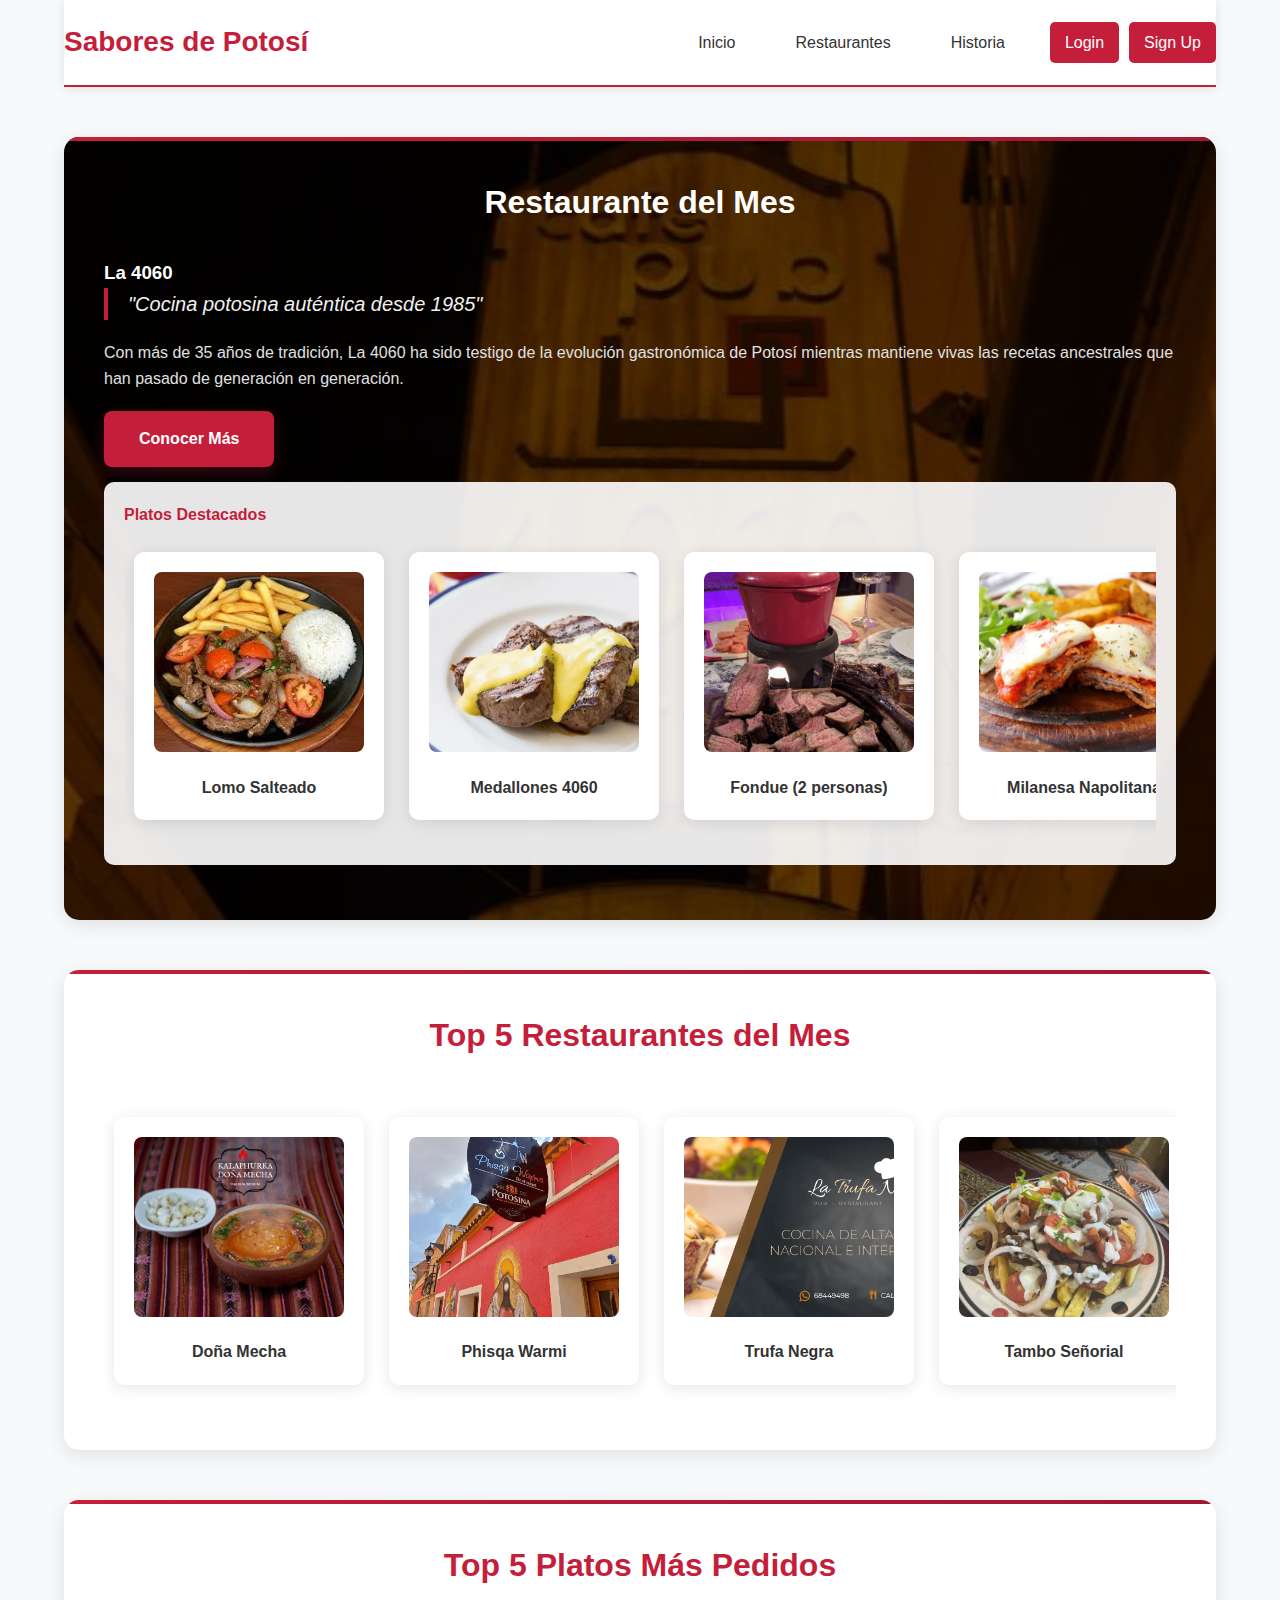
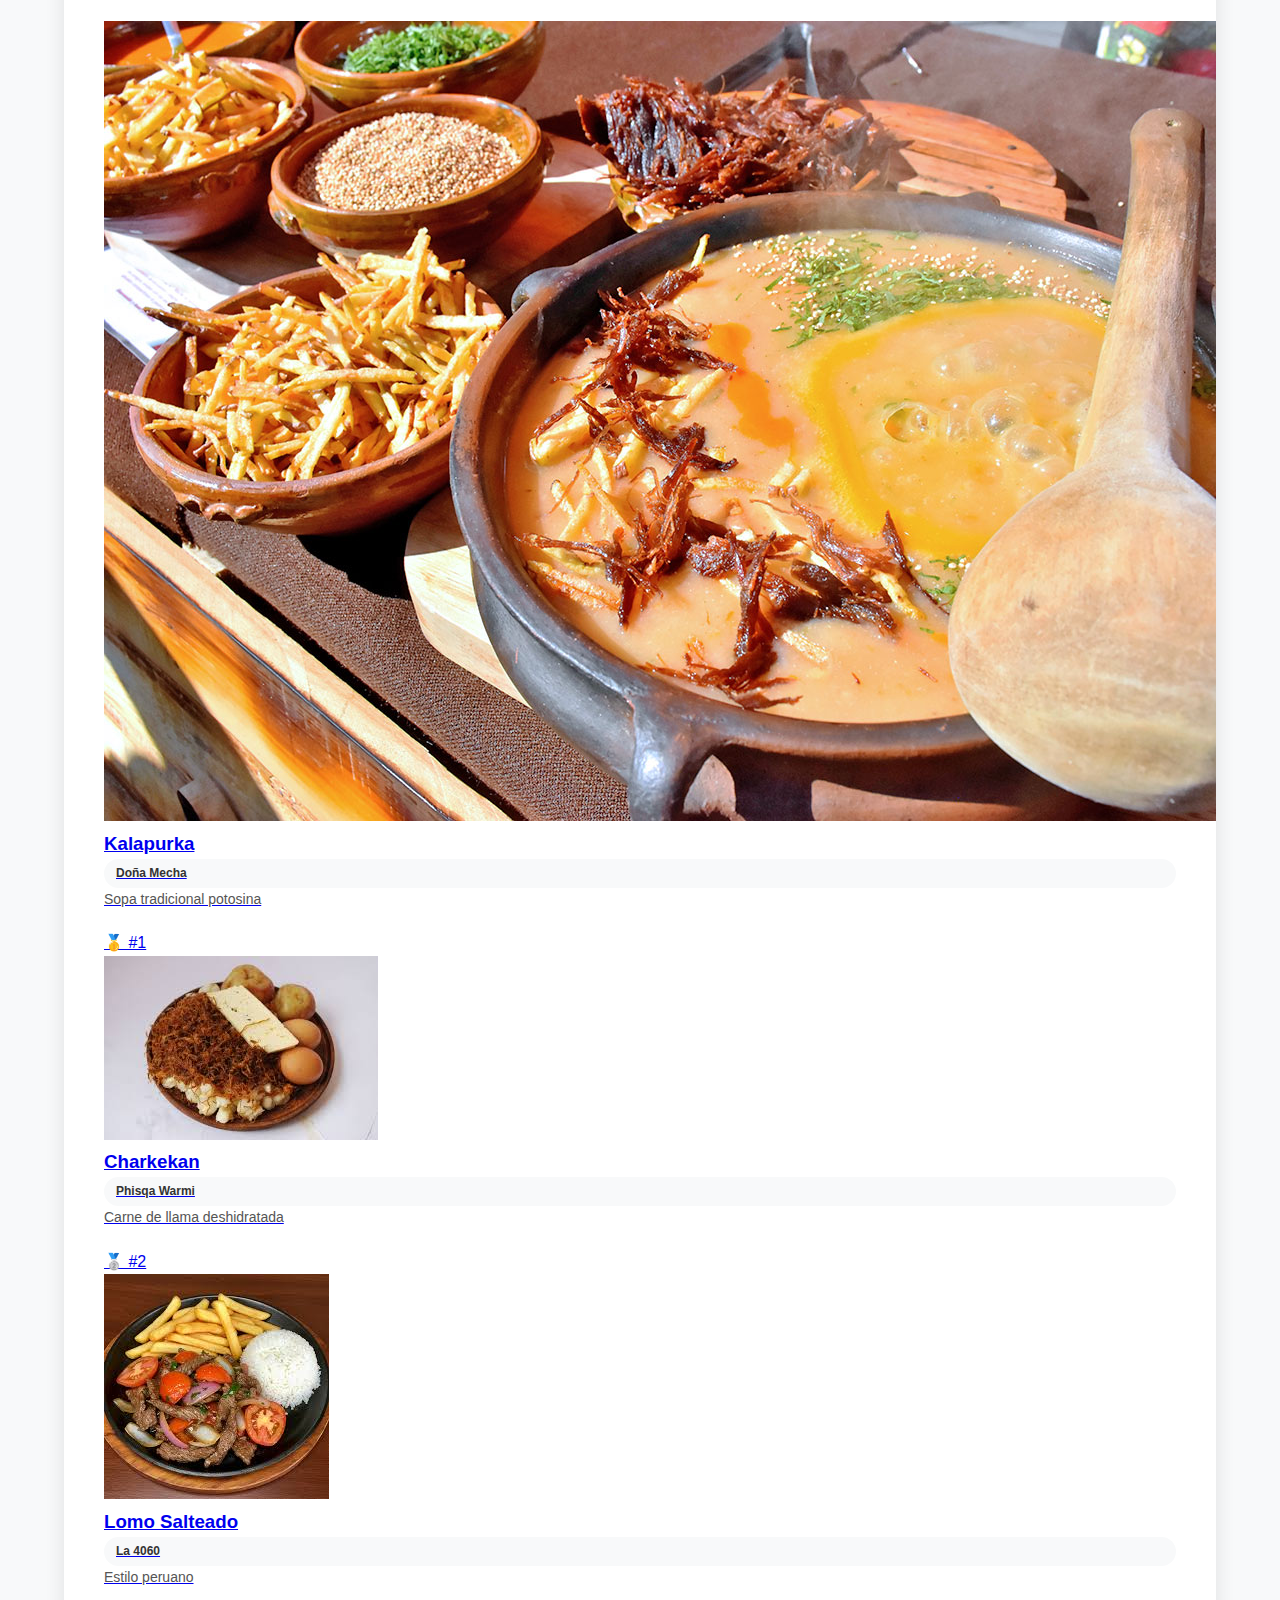
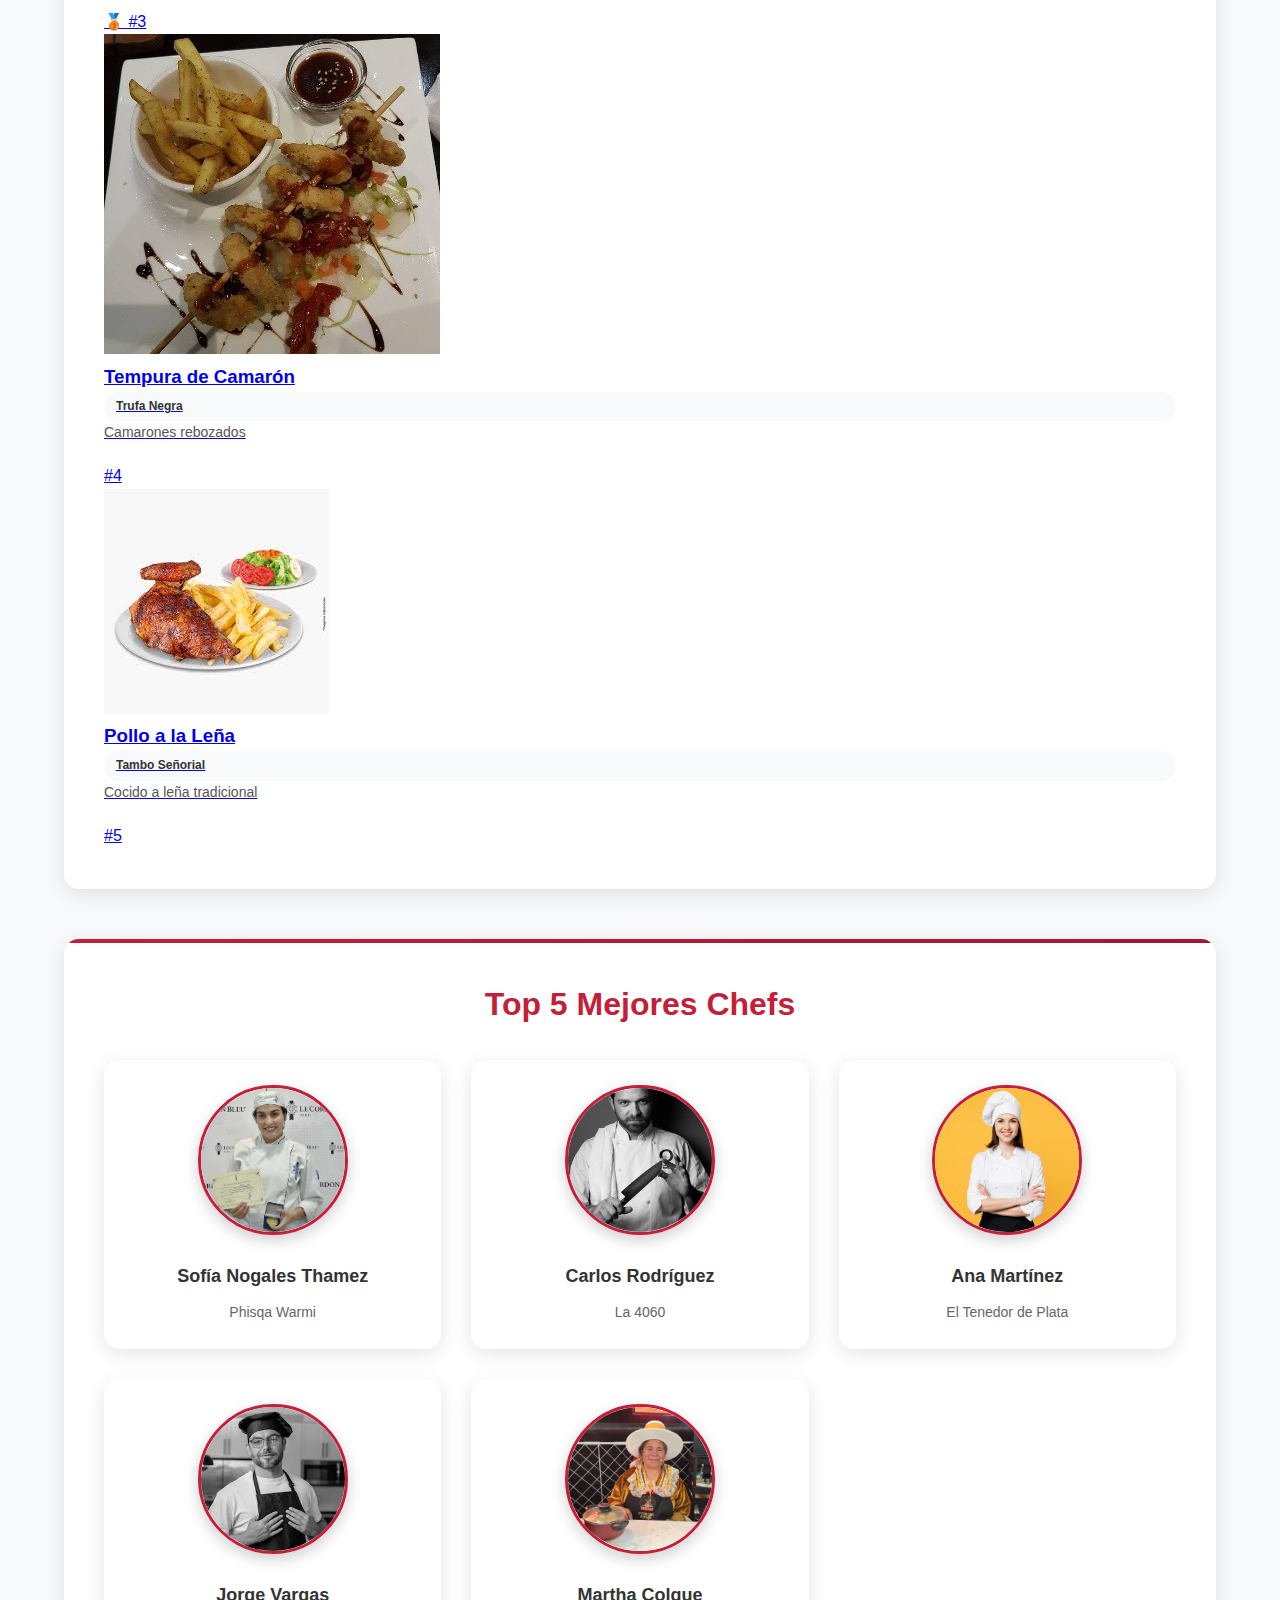
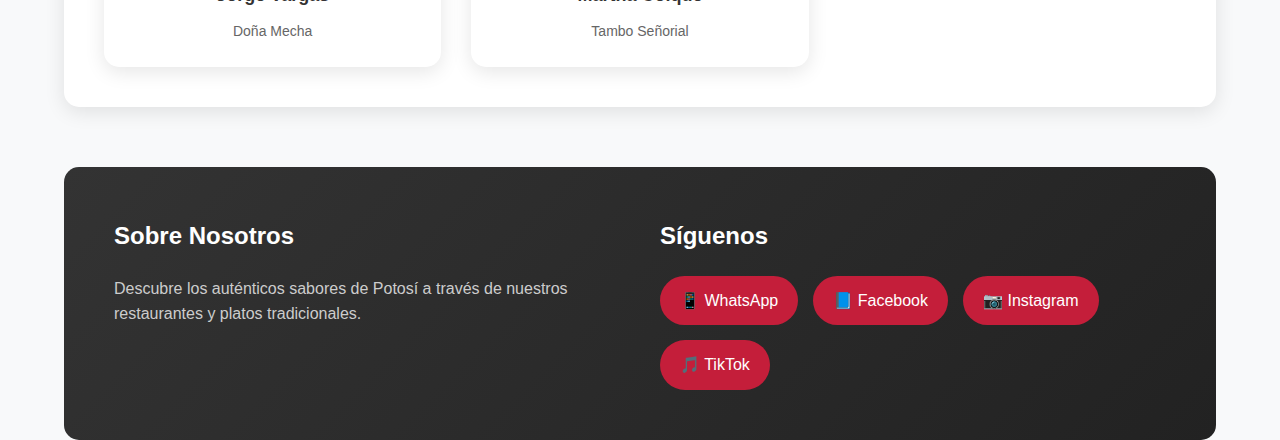
<file: index.html>
<!DOCTYPE html>
<html lang="es">
<head>
    <meta charset="UTF-8">
    <meta name="viewport" content="width=device-width, initial-scale=1.0">
    <link rel="stylesheet" href="estilos.css">
    <title>Sabores de Potosí</title>
</head>
<body>
    <div class="contenedor">
        <!-- Header -->
        <header>
            <div class="logo">
                <h1>Sabores de Potosí</h1>
            </div>
            <nav class="menu">
                <a href="index.html">Inicio</a>
                <a href="restaurantes.html">Restaurantes</a>
                <a href="historia.html">Historia</a>
                <div class="auth-buttons">
                    <a href="#" class="boton-login" onclick="mostrarLogin()">Login</a>
                    <a href="#" class="boton-signup" onclick="mostrarSignup()">Sign Up</a>
                </div>
            </nav>
        </header>

        <!-- Buscador 
        <section class="buscador">
            <div class="barra-busqueda">
                <input type="text" placeholder="Buscar restaurantes o platos típicos...">
                <button>🔍</button>
            </div>
        </section>-->

        <!-- Restaurante Destacado -->
<section class="destacado" style="background: linear-gradient(rgba(0,0,0,0.6), rgba(0,0,0,0.6)), url('img/res4060.jpg') center/cover no-repeat;">
    <h2 style="color: white;">Restaurante del Mes</h2>
    <article class="restaurante-destacado">
        <div class="info-restaurante">
            <h3 style="color: white;">La 4060</h3>
            <p class="slogan" style="color: #f0f0f0;">"Cocina potosina auténtica desde 1985"</p>
            <p style="color: #e0e0e0; margin-top: 15px; line-height: 1.6;">
                Con más de 35 años de tradición, La 4060 ha sido testigo de la evolución 
                gastronómica de Potosí mientras mantiene vivas las recetas ancestrales 
                que han pasado de generación en generación.
            </p>
            <a href="detalle-restaurante.html?id=5" class="btn-ver-detalle" style="margin-top: 20px; display: inline-block;">Conocer Más</a>
        </div>
        <div class="platos-destacados" style="background: rgba(255,255,255,0.9); padding: 20px; border-radius: 10px;">
            <h4 style="color: #c41e3a;">Platos Destacados</h4>
            <div class="carrusel">
                <div class="slide">
                    <img src="img/lomo-salteado.jpg" alt="Lomo Salteado">
                    <p>Lomo Salteado</p>
                </div>
                <div class="slide">
                    <img src="img/medallones.jpg" alt="Medallones 4060">
                    <p>Medallones 4060</p>
                </div>
                <div class="slide">
                    <img src="img/fondue1.jpg" alt="Fondue (2 personas)">
                    <p>Fondue (2 personas)</p>
                </div>
                <div class="slide">
                    <img src="img/milanesa-napolitana.jpg" alt="Milanesa Napolitana">
                    <p>Milanesa Napolitana</p>
                </div>
                
            </div>
        </div>
    </article>
</section>

       <!-- Top 5 Restaurantes -->
<section class="top-restaurantes">
    <h2>Top 5 Restaurantes del Mes</h2>
    <div class="carrusel">
        <!-- Restaurante 1 -->
        <div class="slide">
            <a href="detalle-restaurante.html?id=1" class="slide-link">
                <img src="img/domecha.jpg" alt="Doña Mecha">
                <p>Doña Mecha</p>
            </a>
        </div>
        
        <!-- Restaurante 2 -->
        <div class="slide">
            <a href="detalle-restaurante.html?id=2" class="slide-link">
                <img src="img/phisqa.jpg" alt="Phisqa Warmi">
                <p>Phisqa Warmi</p>
            </a>
        </div>
        
        <!-- Restaurante 3 -->
        <div class="slide">
            <a href="detalle-restaurante.html?id=3" class="slide-link">
                <img src="img/trufanegra.jpg" alt="Trufa Negra">
                <p>Trufa Negra</p>
            </a>
        </div>
        
        <!-- Restaurante 4 -->
        <div class="slide">
            <a href="detalle-restaurante.html?id=4" class="slide-link">
                <img src="img/tambose.jpg" alt="Tambo Señorial">
                <p>Tambo Señorial</p>
            </a>
        </div>
        
        <!-- Restaurante 5 -->
        <div class="slide">
            <a href="detalle-restaurante.html?id=5" class="slide-link">
                <img src="img/res4060.jpg" alt="Restaurante La 4060">
                <p>La 4060</p>
            </a>
        </div>
    </div>
</section>

        <!-- En index.html, añade esta sección -->
<section class="top-5-platos">
    <h2>Top 5 Platos Más Pedidos</h2>
    <div class="grid-top-platos">
        <!-- Plato 1 -->
        <a href="detalle-restaurante.html?id=1" class="plato-top-card">
            <div class="plato-top-imagen">
                <img src="img/kalapurka.jpg" alt="Kalapurka">
            </div>
            <div class="plato-top-info">
                <h3>Kalapurka</h3>
                <p class="restaurante">Doña Mecha</p>
                <p class="descripcion">Sopa tradicional potosina</p>
                <span class="ranking">🥇 #1</span>
            </div>
        </a>

        <!-- Plato 2 -->
        <a href="detalle-restaurante.html?id=2" class="plato-top-card">
            <div class="plato-top-imagen">
                <img src="img/charkekan.jpg" alt="Charkekan">
            </div>
            <div class="plato-top-info">
                <h3>Charkekan</h3>
                <p class="restaurante">Phisqa Warmi</p>
                <p class="descripcion">Carne de llama deshidratada</p>
                <span class="ranking">🥈 #2</span>
            </div>
        </a>

        <!-- Plato 3 -->
        <a href="detalle-restaurante.html?id=5" class="plato-top-card">
            <div class="plato-top-imagen">
                <img src="img/lomo-salteado.jpg" alt="Lomo Salteado">
            </div>
            <div class="plato-top-info">
                <h3>Lomo Salteado</h3>
                <p class="restaurante">La 4060</p>
                <p class="descripcion">Estilo peruano</p>
                <span class="ranking">🥉 #3</span>
            </div>
        </a>

        <!-- Plato 4 -->
        <a href="detalle-restaurante.html?id=3" class="plato-top-card">
            <div class="plato-top-imagen">
                <img src="img/tempura_de_camaron.jpg" alt="Tempura de Camarón">
            </div>
            <div class="plato-top-info">
                <h3>Tempura de Camarón</h3>
                <p class="restaurante">Trufa Negra</p>
                <p class="descripcion">Camarones rebozados</p>
                <span class="ranking">#4</span>
            </div>
        </a>

        <!-- Plato 5 -->
        <a href="detalle-restaurante.html?id=4" class="plato-top-card">
            <div class="plato-top-imagen">
                <img src="img/pollo_leña.jpg" alt="Pollo a la Leña">
            </div>
            <div class="plato-top-info">
                <h3>Pollo a la Leña</h3>
                <p class="restaurante">Tambo Señorial</p>
                <p class="descripcion">Cocido a leña tradicional</p>
                <span class="ranking">#5</span>
            </div>
        </a>
    </div>
</section>

        <!-- Chefs -->
        <section class="chefs">
            <h2>Top 5 Mejores Chefs</h2>
            <div class="grid-chefs">
                <div class="chef">
                    <img src="img/chefs/potosina.jpg" alt="Chef 1">
                    <h4>Sofía Nogales Thamez</h4>
                    <p>Phisqa Warmi</p>
                </div>
                <div class="chef">
                    <img src="img/chefs/chefhombre1.jpg" alt="Chef 2">
                    <h4>Carlos Rodríguez</h4>
                    <p>La 4060</p>
                </div>
                <div class="chef">
                    <img src="img/chefs/chefmujer1.jpg" alt="Chef 3">
                    <h4>Ana Martínez</h4>
                    <p>El Tenedor de Plata</p>
                </div>
                <div class="chef">
                    <img src="img/chefs/chefhombre2.jpg" alt="Chef 4">
                    <h4>Jorge Vargas</h4>
                    <p>Doña Mecha</p>
                </div>
                <div class="chef">
                    <img src="img/chefs/martha.jpg" alt="Chef 5">
                    <h4>Martha Colque</h4>
                    <p>Tambo Señorial</p>
                </div>
            </div>
        </section>

        <!-- Footer -->
        <footer class="footer">
            <div class="sobre-nosotros">
                <h3>Sobre Nosotros</h3>
                <p>Descubre los auténticos sabores de Potosí a través de nuestros restaurantes y platos tradicionales.</p>
            </div>
            <div class="redes-sociales">
                <h3>Síguenos</h3>
                <div class="iconos-redes">
                    <a href="#">📱 WhatsApp</a>
                    <a href="#">📘 Facebook</a>
                    <a href="#">📷 Instagram</a>
                    <a href="#">🎵 TikTok</a>
                </div>
            </div>
        </footer>
    </div>

   <!-- Modales Login/Signup -->
<div id="modalLogin" class="modal">
    <div class="modal-contenido">
        <span class="cerrar" onclick="cerrarModal()">&times;</span>
        <h2>Iniciar Sesión</h2>
        <form id="loginForm">
            <div class="input-group">
                <label for="login-username">Nombre de Usuario</label>
                <input type="text" id="login-username" placeholder="Ingresa tu nombre de usuario" required>
            </div>
            <div class="input-group">
                <label for="login-password">Contraseña</label>
                <input type="password" id="login-password" placeholder="Ingresa tu contraseña" required>
            </div>
            <div class="form-options">
               
                
            </div>
            <button type="submit">Ingresar</button>
            <div class="form-footer">
                <p>¿No tienes cuenta? <a href="#" onclick="cerrarModal(); mostrarSignup()">Regístrate aquí</a></p>
            </div>
        </form>
    </div>
</div>

<div id="modalSignup" class="modal">
    <div class="modal-contenido">
        <span class="cerrar" onclick="cerrarModal()">&times;</span>
        <h2>Crear Cuenta</h2>
        <form id="signupForm">
            <div class="input-group">
                <label for="signup-username">Nombre de Usuario</label>
                <input type="text" id="signup-username" placeholder="Elige un nombre de usuario" required>
                <div class="input-feedback"></div>
            </div>
            <div class="input-group">
                <label for="signup-email">Correo Electrónico</label>
                <input type="email" id="signup-email" placeholder="tu@correo.com" required>
                <div class="input-feedback"></div>
            </div>
            <div class="input-group">
                <label for="signup-password">Contraseña</label>
                <input type="password" id="signup-password" placeholder="Crea una contraseña segura" required>
                <div class="password-strength">
                    <div class="strength-bar"></div>
                    
                </div>
            </div>
            <div class="input-group">
                <label for="signup-confirm-password">Confirmar Contraseña</label>
                <input type="password" id="signup-confirm-password" placeholder="Repite tu contraseña" required>
                <div class="input-feedback"></div>
            </div>
            <div class="form-options">
                
            </div>
            <button type="submit">Crear Cuenta</button>
            <div class="form-footer">
                <p>¿Ya tienes cuenta? <a href="#" onclick="cerrarModal(); mostrarLogin()">Inicia sesión aquí</a></p>
            </div>
        </form>
    </div>
</div>


    

    <script src="script.js"></script>
</body>
</html>
</file>
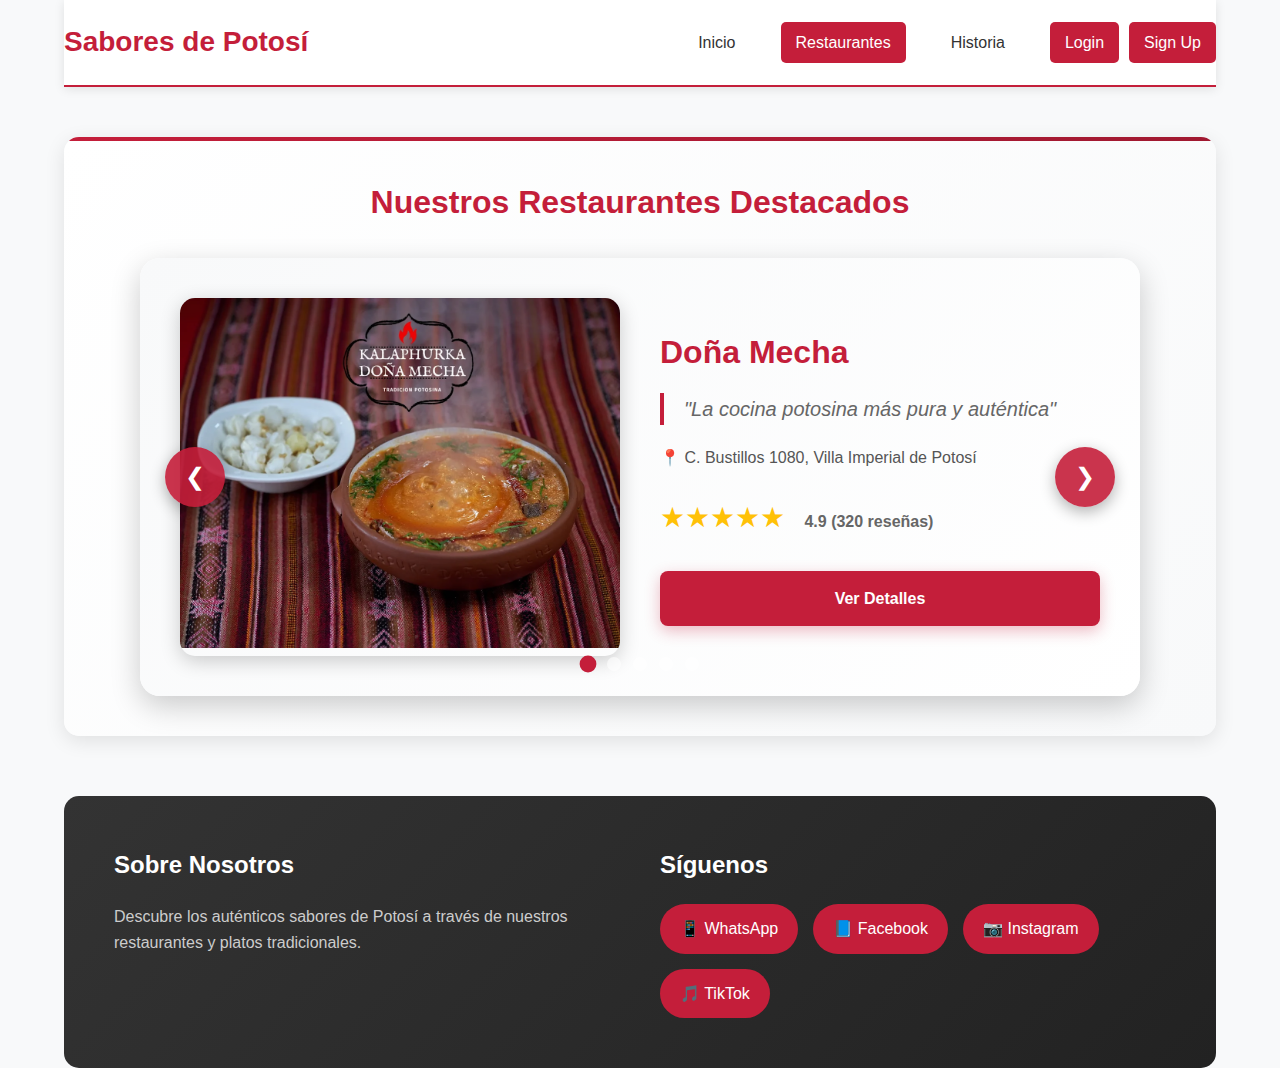
<file: detalle-restaurante.html>
<!DOCTYPE html>
<html lang="es">
<head>
    <meta charset="UTF-8">
    <meta name="viewport" content="width=device-width, initial-scale=1.0">
    <link rel="stylesheet" href="estilos.css">
    <title>Detalle Restaurante - Sabores de Potosí</title>
</head>
<body>
    <div class="contenedor">
        <!-- Header -->
        <header>
            <div class="logo">
                <h1>Sabores de Potosí</h1>
            </div>
            <nav class="menu">
                <a href="index.html">Inicio</a>
                <a href="restaurantes.html">Restaurantes</a>
                <a href="historia.html">Historia</a>
                <div class="auth-buttons">
                    <a href="#" class="boton-login" onclick="mostrarLogin()">Login</a>
                    <a href="#" class="boton-signup" onclick="mostrarSignup()">Sign Up</a>
                </div>
            </nav>
        </header>

        <!-- Detalle del Restaurante -->
        <section class="detalle-restaurante">
            <div class="restaurante-header">
                <div class="restaurante-portada">
                    <img src="" alt="" id="restaurante-imagen">
                </div>
                <div class="restaurante-titulo">
                    <h2 id="restaurante-nombre"></h2>
                    <p class="slogan" id="restaurante-slogan"></p>
                    <div class="calificacion-detalle">
                        <span class="estrellas" id="restaurante-estrellas"></span>
                        <span class="puntuacion" id="restaurante-puntuacion"></span>
                    </div>
                </div>
            </div>

            <div class="restaurante-contenido">
                <div class="info-basica">
                    <div class="info-item">
                        <h4>📍 Ubicación</h4>
                        <p id="restaurante-ubicacion"></p>
                    </div>
                    <div class="info-item">
                        <h4>⏰ Horario</h4>
                        <p id="restaurante-horario"></p>
                    </div>
                    <div class="info-item">
                        <h4>📞 Contacto</h4>
                        <p id="restaurante-contacto"></p>
                    </div>
                </div>

                <div class="historia-restaurante">
                    <h3>Nuestra Historia</h3>
                    <p id="restaurante-historia"></p>
                </div>

             <div class="platos-destacados">
        <h3>Platos Destacados</h3>
        <div class="grid-platos" id="platos-grid">
            <!-- Los platos se cargarán dinámicamente -->
        </div>
    </div>
    </div>
</div>
            </div>

            <div class="acciones">
                <a href="restaurantes.html" class="btn-volver">← Volver a Restaurantes</a>
                <!--<button class="btn-reservar" onclick="realizarReserva()">📅 Hacer Reserva</button>-->
            </div>
        </section>

        <!-- Footer -->
        <footer class="footer">
            <div class="sobre-nosotros">
                <h3>Sobre Nosotros</h3>
                <p>Descubre los auténticos sabores de Potosí a través de nuestros restaurantes y platos tradicionales.</p>
            </div>
            <div class="redes-sociales">
                <h3>Síguenos</h3>
                <div class="iconos-redes">
                    <a href="#">📱 WhatsApp</a>
                    <a href="#">📘 Facebook</a>
                    <a href="#">📷 Instagram</a>
                    <a href="#">🎵 TikTok</a>
                </div>
            </div>
        </footer>
    </div>

    <script src="script-detalle-restaurante.js"></script>
</body>
</html>
</file>
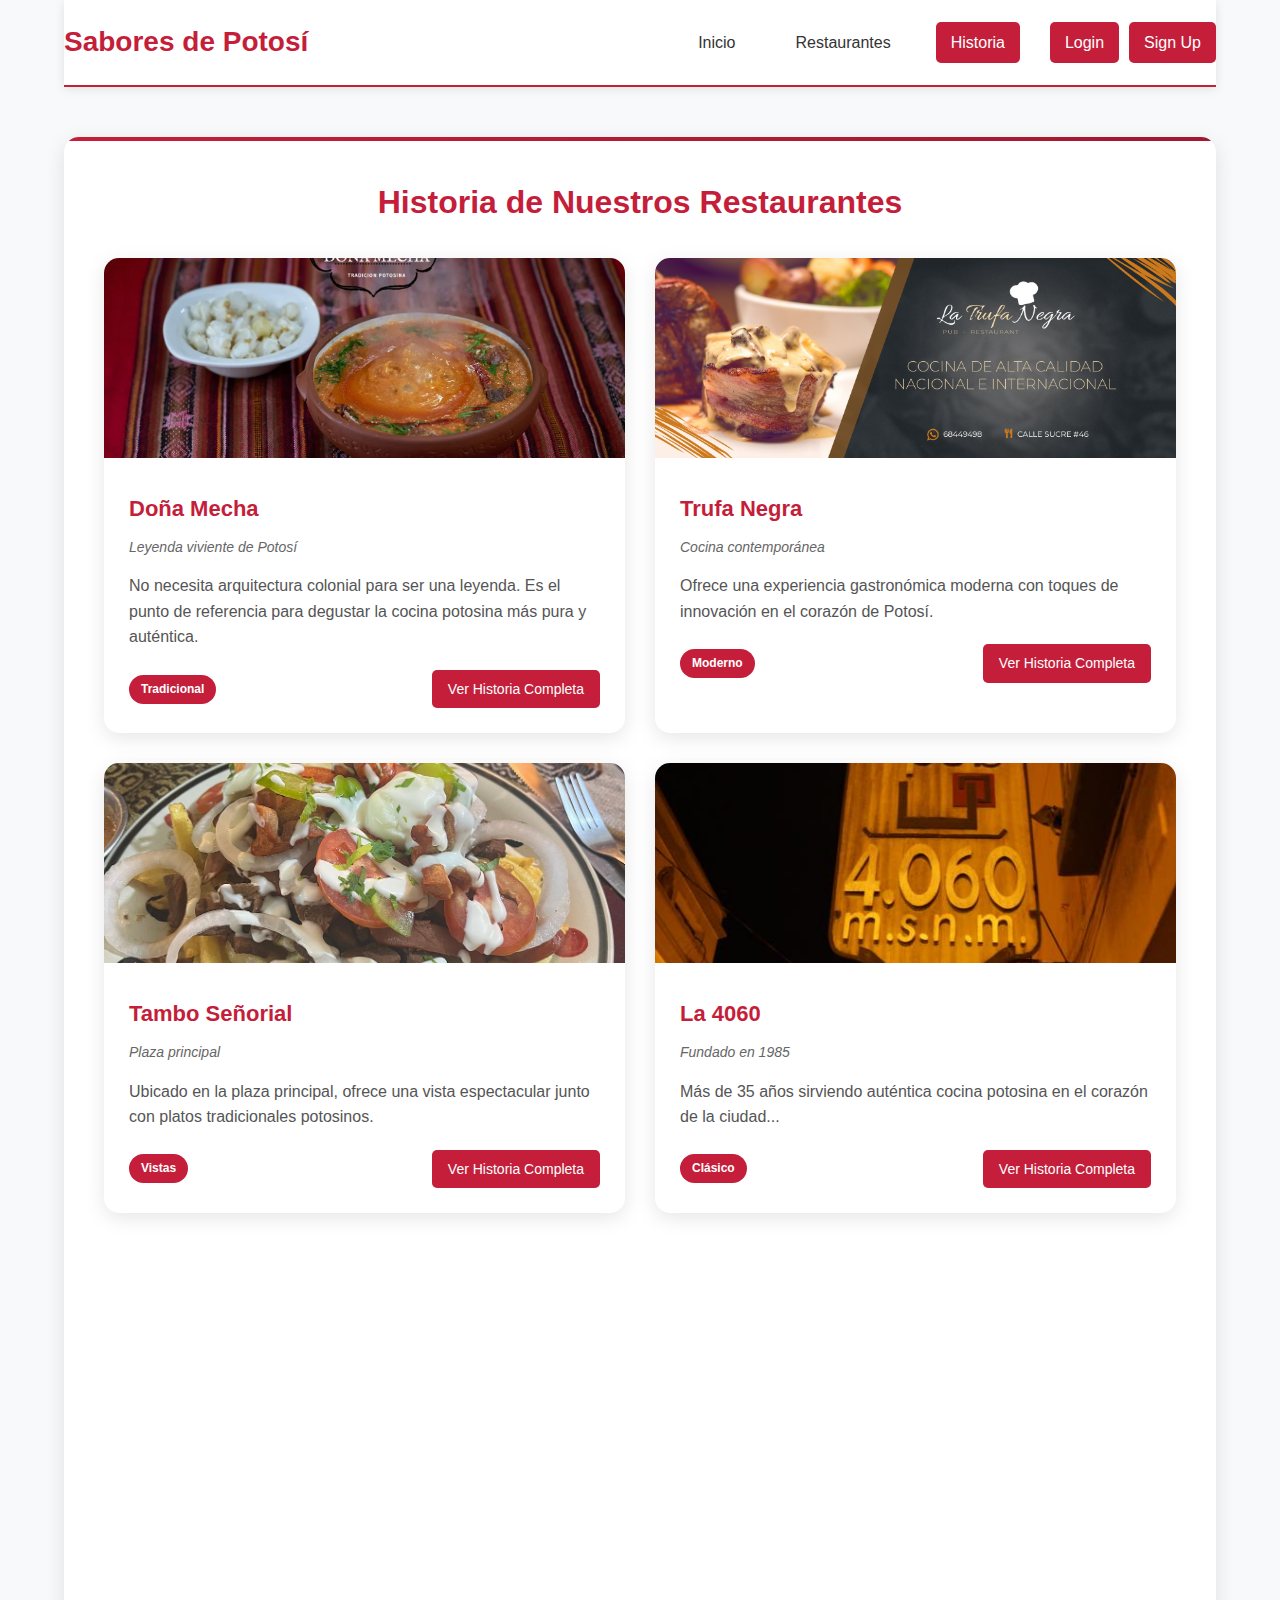
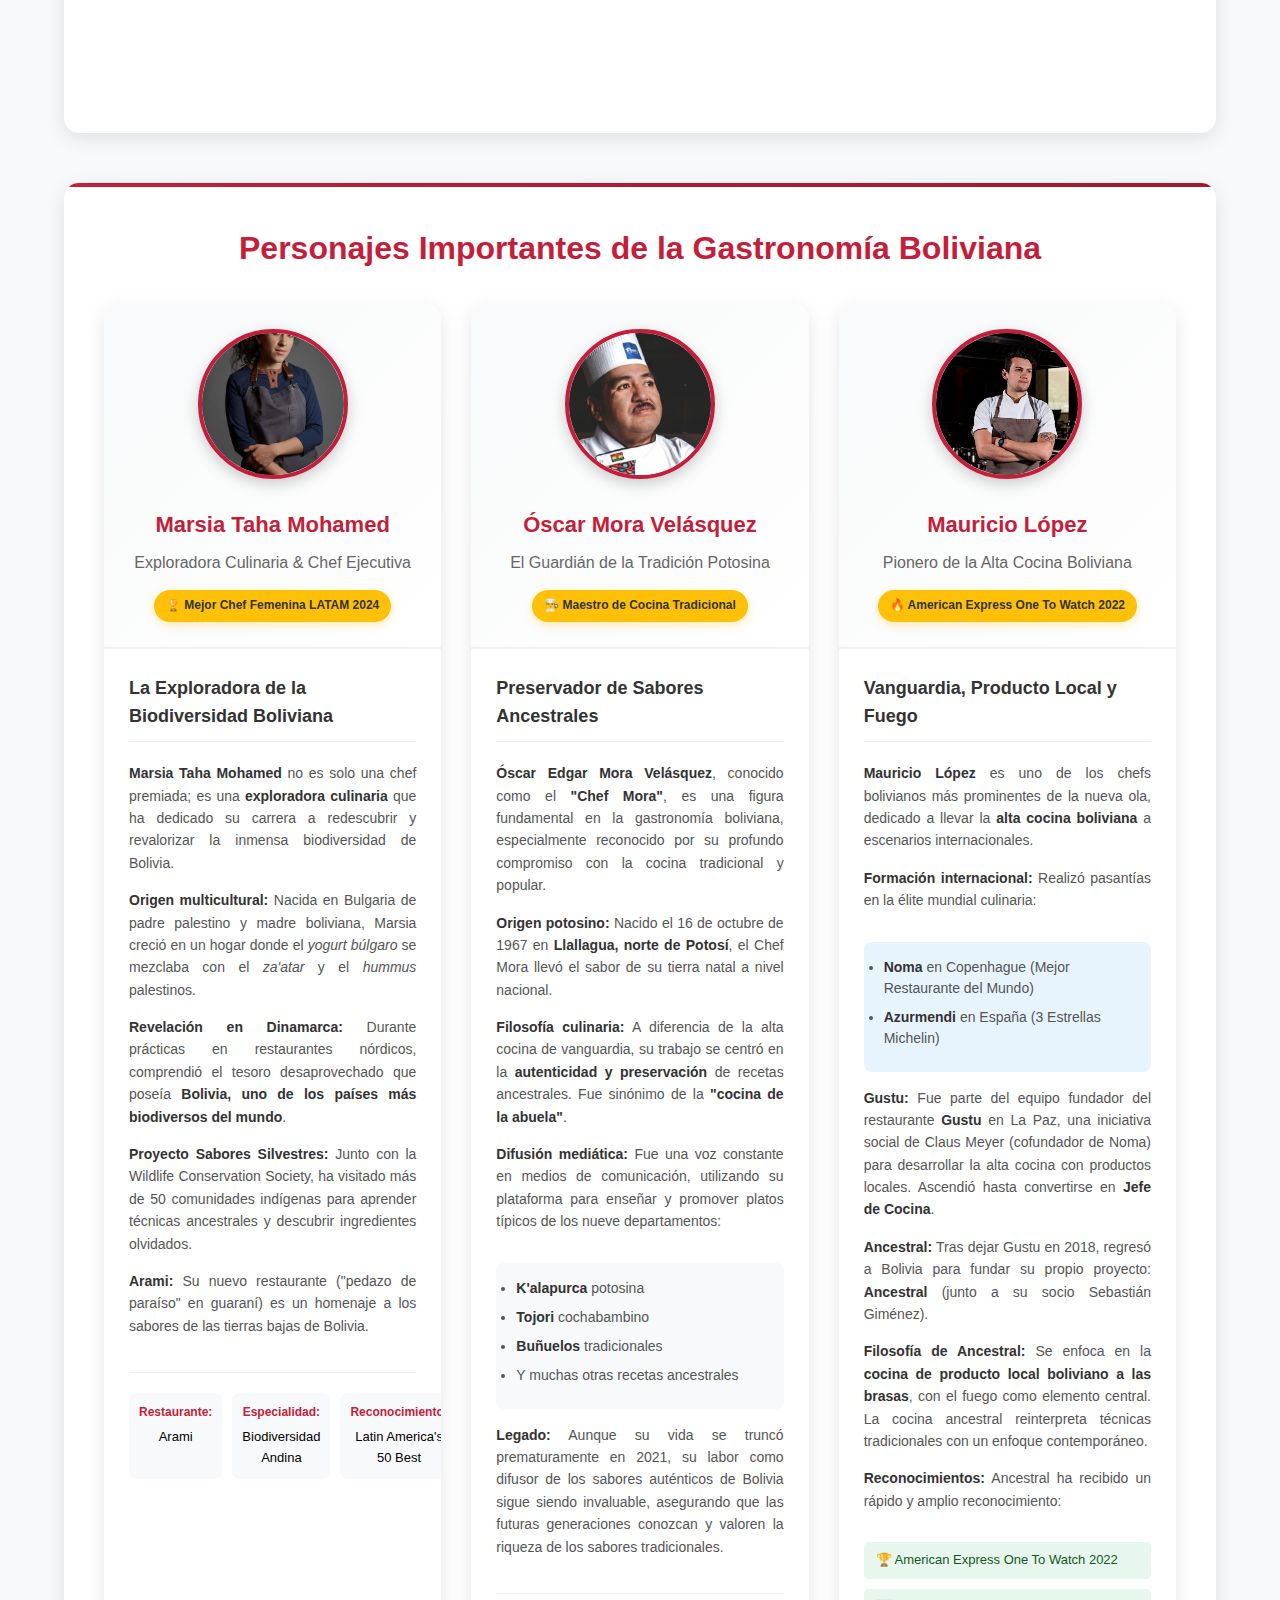
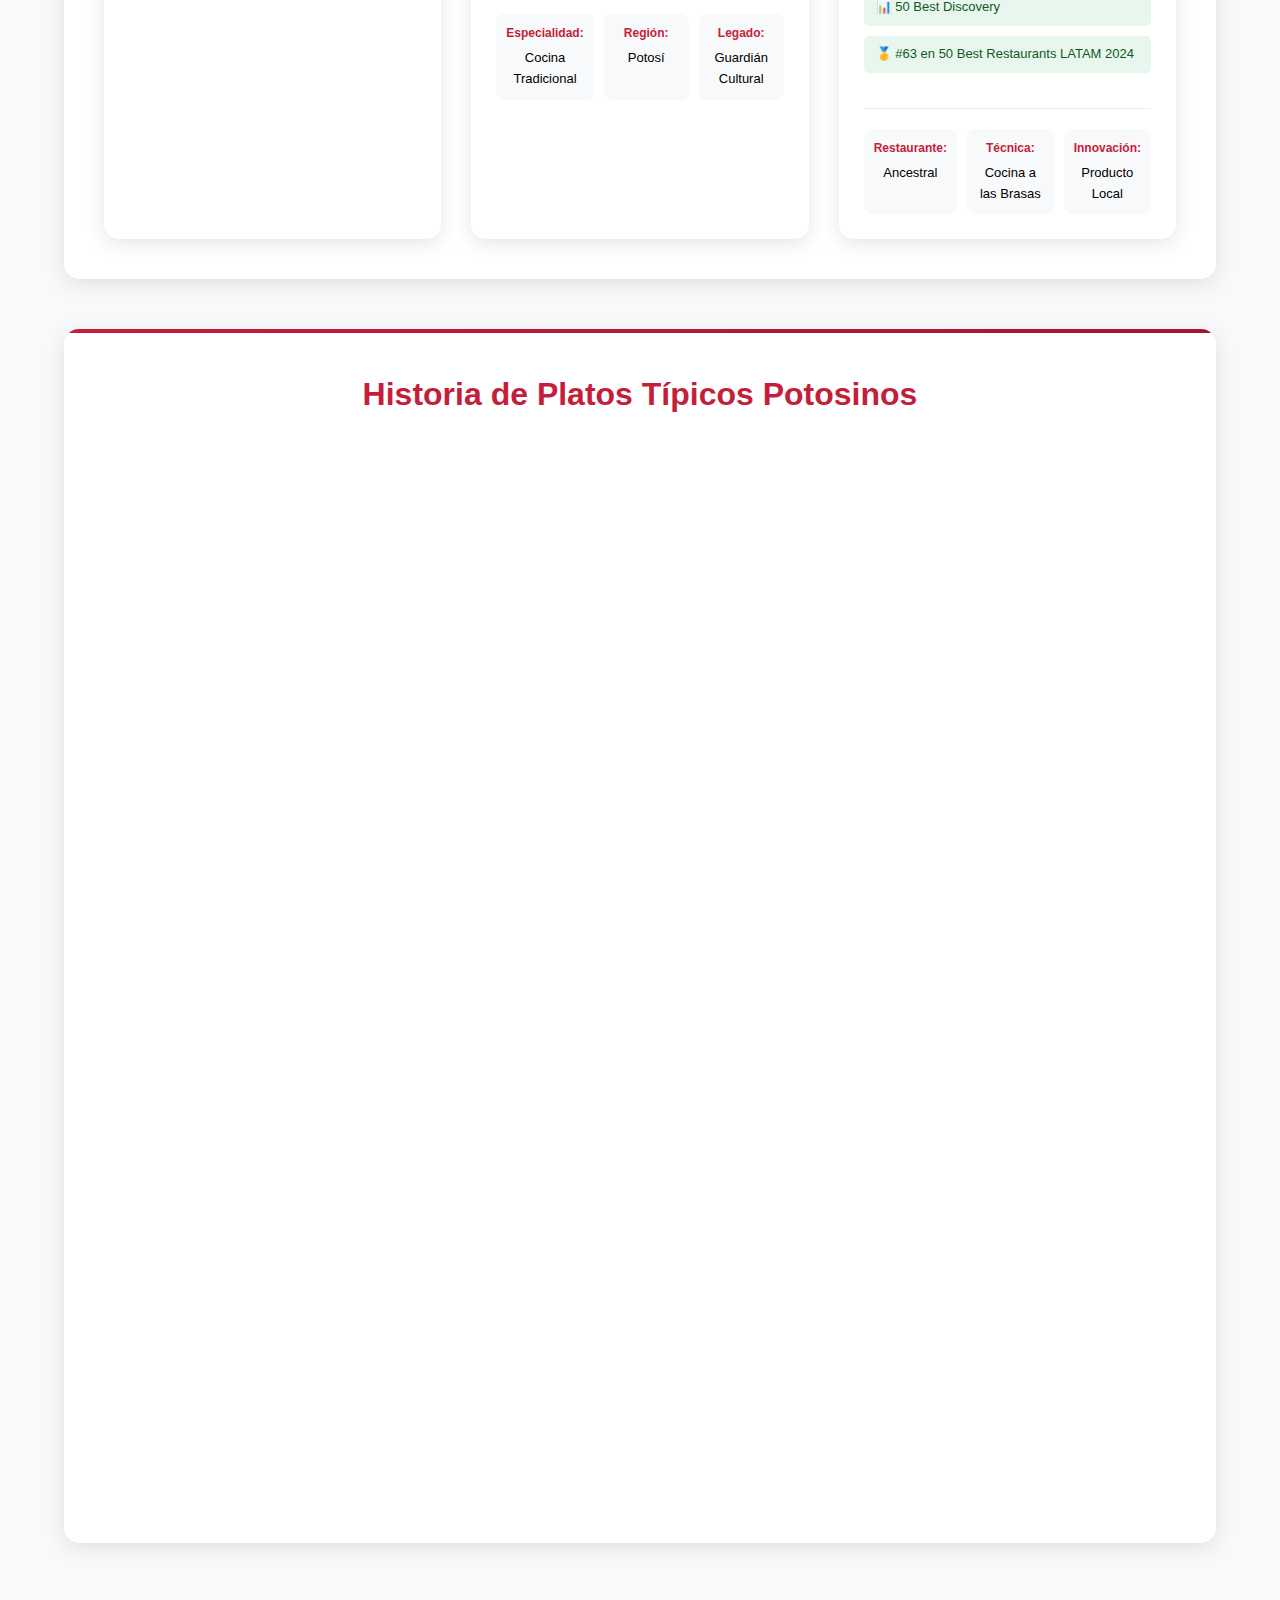
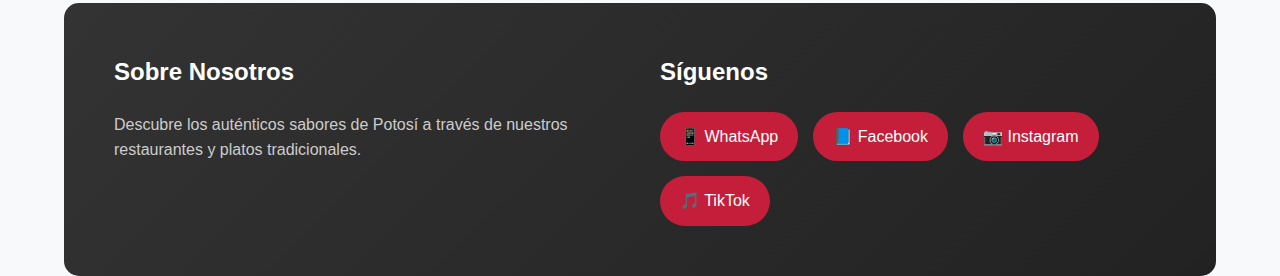
<file: historia.html>
<!DOCTYPE html>
<html lang="es">
<head>
    <meta charset="UTF-8">
    <meta name="viewport" content="width=device-width, initial-scale=1.0">
    <link rel="stylesheet" href="estilos.css">
    <title>Historia - Sabores de Potosí</title>
</head>
<body>
    <div class="contenedor">
        <!-- Header -->
        <header>
            <div class="logo">
                <h1>Sabores de Potosí</h1>
            </div>
            <nav class="menu">
                <a href="index.html">Inicio</a>
                <a href="restaurantes.html">Restaurantes</a>
                <a href="historia.html" class="active">Historia</a>
                <div class="auth-buttons">
                    <a href="#" class="boton-login" onclick="mostrarLogin()">Login</a>
                    <a href="#" class="boton-signup" onclick="mostrarSignup()">Sign Up</a>
                </div>
            </nav>
        </header>

        <!-- Historia de Restaurantes -->
        <section class="historia-restaurantes">
            <h2>Historia de Nuestros Restaurantes</h2>
            <div class="grid-historia">
              <!-- Doña Mecha - VERSIÓN CORREGIDA -->
<div class="card-historia" data-id="1"> <!-- Cambiado de 4 a 1 -->
    <img src="img/domecha.jpg" alt="Doña Mecha">
    <div class="card-content">
        <h3>Doña Mecha</h3>
        <p class="fecha-fundacion">Leyenda viviente de Potosí</p>
        <p class="descripcion-corta">No necesita arquitectura colonial para ser una leyenda. Es el punto de referencia para degustar la cocina potosina más pura y auténtica.</p>
        <div class="card-footer">
            <span class="badge">Tradicional</span>
            <a href="detalle-restaurante.html?id=1" class="btn-ver-mas">Ver Historia Completa</a>
        </div>
    </div>
</div>

                <!-- Trufa Negra - CORREGIDO -->
<div class="card-historia" data-id="5">
    <img src="img/trufanegra.jpg" alt="Trufa Negra">
    <div class="card-content">
        <h3>Trufa Negra</h3>
        <p class="fecha-fundacion">Cocina contemporánea</p>
        <p class="descripcion-corta">Ofrece una experiencia gastronómica moderna con toques de innovación en el corazón de Potosí.</p>
        <div class="card-footer">
            <span class="badge">Moderno</span>
            <a href="detalle-restaurante.html?id=3" class="btn-ver-mas">Ver Historia Completa</a>
        </div>
    </div>
</div>


                <!-- Tambo Señorial - CORREGIDO -->
<div class="card-historia" data-id="6">
    <img src="img/tambose.jpg" alt="Tambo Señorial">
    <div class="card-content">
        <h3>Tambo Señorial</h3>
        <p class="fecha-fundacion">Plaza principal</p>
        <p class="descripcion-corta">Ubicado en la plaza principal, ofrece una vista espectacular junto con platos tradicionales potosinos.</p>
        <div class="card-footer">
            <span class="badge">Vistas</span>
            <a href="detalle-restaurante.html?id=4" class="btn-ver-mas">Ver Historia Completa</a>
        </div>
    </div>
</div>

               <!-- La 4060 - CORREGIDO -->
<div class="card-historia" data-id="2">
    <img src="img/res4060.jpg" alt="La 4060">
    <div class="card-content">
        <h3>La 4060</h3>
        <p class="fecha-fundacion">Fundado en 1985</p>
        <p class="descripcion-corta">Más de 35 años sirviendo auténtica cocina potosina en el corazón de la ciudad...</p>
        <div class="card-footer">
            <span class="badge">Clásico</span>
            <a href="detalle-restaurante.html?id=5" class="btn-ver-mas">Ver Historia Completa</a>
        </div>
    </div>
</div>

              <!-- Phisqa Warmi - CORREGIDO -->
<div class="card-historia" data-id="1">
    <img src="img/phisqa.jpg" alt="Phisqa Warmi">
    <div class="card-content">
        <h3>Phisqa Warmi</h3>
        <p class="fecha-fundacion">Fundado en 1995</p>
        <p class="descripcion-corta">Un legado familiar que preserva las recetas ancestrales potosinas...</p>
        <div class="card-footer">
            <span class="badge">Tradicional</span>
            <a href="detalle-restaurante.html?id=2" class="btn-ver-mas">Ver Historia Completa</a>
        </div>
    </div>
</div>
        </section>
       

        <!-- Personajes Importantes - -->
        <section class="personajes-importantes">
            <h2>Personajes Importantes de la Gastronomía Boliviana</h2>
            <div class="chefs-columnas">
                <!-- Columna 1: Marsia Taha -->
                <div class="columna-chef">
                    <div class="chef-header">
                        <img src="img/chefs/taha.jpg" alt="Marsia Taha Mohamed">
                        <div class="chef-titulo">
                            <h3>Marsia Taha Mohamed</h3>
                            <p class="cargo">Exploradora Culinaria & Chef Ejecutiva</p>
                            <div class="premios">
                                <span class="badge-premio">🏆 Mejor Chef Femenina LATAM 2024</span>
                            </div>
                        </div>
                    </div>
                    <div class="chef-historia">
                        <h4>La Exploradora de la Biodiversidad Boliviana</h4>
                        <p><strong>Marsia Taha Mohamed</strong> no es solo una chef premiada; es una <strong>exploradora culinaria</strong> que ha dedicado su carrera a redescubrir y revalorizar la inmensa biodiversidad de Bolivia.</p>
                        
                        <p><strong>Origen multicultural:</strong> Nacida en Bulgaria de padre palestino y madre boliviana, Marsia creció en un hogar donde el <em>yogurt búlgaro</em> se mezclaba con el <em>za'atar</em> y el <em>hummus</em> palestinos.</p>
                        
                        <p><strong>Revelación en Dinamarca:</strong> Durante prácticas en restaurantes nórdicos, comprendió el tesoro desaprovechado que poseía <strong>Bolivia, uno de los países más biodiversos del mundo</strong>.</p>
                        
                        <p><strong>Proyecto Sabores Silvestres:</strong> Junto con la Wildlife Conservation Society, ha visitado más de 50 comunidades indígenas para aprender técnicas ancestrales y descubrir ingredientes olvidados.</p>
                        
                        <p><strong>Arami:</strong> Su nuevo restaurante ("pedazo de paraíso" en guaraní) es un homenaje a los sabores de las tierras bajas de Bolivia.</p>
                        
                        <div class="datos-clave">
                            <div class="dato">
                                <strong>Restaurante:</strong> Arami
                            </div>
                            <div class="dato">
                                <strong>Especialidad:</strong> Biodiversidad Andina
                            </div>
                            <div class="dato">
                                <strong>Reconocimiento:</strong> Latin America's 50 Best
                            </div>
                        </div>
                    </div>
                </div>

                <!-- Columna 2: Óscar Mora -->
                <div class="columna-chef">
                    <div class="chef-header">
                        <img src="img/chefs/oscar.jpg" alt="Óscar Mora Velásquez">
                        <div class="chef-titulo">
                            <h3>Óscar Mora Velásquez</h3>
                            <p class="cargo">El Guardián de la Tradición Potosina</p>
                            <div class="premios">
                                <span class="badge-premio">👨‍🍳 Maestro de Cocina Tradicional</span>
                            </div>
                        </div>
                    </div>
                    <div class="chef-historia">
                        <h4>Preservador de Sabores Ancestrales</h4>
                        <p><strong>Óscar Edgar Mora Velásquez</strong>, conocido como el <strong>"Chef Mora"</strong>, es una figura fundamental en la gastronomía boliviana, especialmente reconocido por su profundo compromiso con la cocina tradicional y popular.</p>
                        
                        <p><strong>Origen potosino:</strong> Nacido el 16 de octubre de 1967 en <strong>Llallagua, norte de Potosí</strong>, el Chef Mora llevó el sabor de su tierra natal a nivel nacional.</p>
                        
                        <p><strong>Filosofía culinaria:</strong> A diferencia de la alta cocina de vanguardia, su trabajo se centró en la <strong>autenticidad y preservación</strong> de recetas ancestrales. Fue sinónimo de la <strong>"cocina de la abuela"</strong>.</p>
                        
                        <p><strong>Difusión mediática:</strong> Fue una voz constante en medios de comunicación, utilizando su plataforma para enseñar y promover platos típicos de los nueve departamentos:</p>
                        
                        <ul class="platos-destacados">
                            <li><strong>K'alapurca</strong> potosina</li>
                            <li><strong>Tojori</strong> cochabambino</li>
                            <li><strong>Buñuelos</strong> tradicionales</li>
                            <li>Y muchas otras recetas ancestrales</li>
                        </ul>
                        
                        <p><strong>Legado:</strong> Aunque su vida se truncó prematuramente en 2021, su labor como difusor de los sabores auténticos de Bolivia sigue siendo invaluable, asegurando que las futuras generaciones conozcan y valoren la riqueza de los sabores tradicionales.</p>
                        
                        <div class="datos-clave">
                            <div class="dato">
                                <strong>Especialidad:</strong> Cocina Tradicional
                            </div>
                            <div class="dato">
                                <strong>Región:</strong> Potosí
                            </div>
                            <div class="dato">
                                <strong>Legado:</strong> Guardián Cultural
                            </div>
                        </div>
                    </div>
                </div>

                <!-- Columna 3: Mauricio López -->
                <div class="columna-chef">
                    <div class="chef-header">
                        <img src="img/chefs/maruicio.jpg   " alt="Mauricio López">
                        <div class="chef-titulo">
                            <h3>Mauricio López</h3>
                            <p class="cargo">Pionero de la Alta Cocina Boliviana</p>
                            <div class="premios">
                                <span class="badge-premio">🔥 American Express One To Watch 2022</span>
                            </div>
                        </div>
                    </div>
                    <div class="chef-historia">
                        <h4>Vanguardia, Producto Local y Fuego</h4>
                        <p><strong>Mauricio López</strong> es uno de los chefs bolivianos más prominentes de la nueva ola, dedicado a llevar la <strong>alta cocina boliviana</strong> a escenarios internacionales.</p>
                        
                        <p><strong>Formación internacional:</strong> Realizó pasantías en la élite mundial culinaria:</p>
                        
                        <ul class="experiencia-internacional">
                            <li><strong>Noma</strong> en Copenhague (Mejor Restaurante del Mundo)</li>
                            <li><strong>Azurmendi</strong> en España (3 Estrellas Michelin)</li>
                        </ul>
                        
                        <p><strong>Gustu:</strong> Fue parte del equipo fundador del restaurante <strong>Gustu</strong> en La Paz, una iniciativa social de Claus Meyer (cofundador de Noma) para desarrollar la alta cocina con productos locales. Ascendió hasta convertirse en <strong>Jefe de Cocina</strong>.</p>
                        
                        <p><strong>Ancestral:</strong> Tras dejar Gustu en 2018, regresó a Bolivia para fundar su propio proyecto: <strong>Ancestral</strong> (junto a su socio Sebastián Giménez).</p>
                        
                        <p><strong>Filosofía de Ancestral:</strong> Se enfoca en la <strong>cocina de producto local boliviano a las brasas</strong>, con el fuego como elemento central. La cocina ancestral reinterpreta técnicas tradicionales con un enfoque contemporáneo.</p>
                        
                        <p><strong>Reconocimientos:</strong> Ancestral ha recibido un rápido y amplio reconocimiento:</p>
                        
                        <div class="reconocimientos">
                            <span class="reconocimiento">🏆 American Express One To Watch 2022</span>
                            <span class="reconocimiento">📊 50 Best Discovery</span>
                            <span class="reconocimiento">🥇 #63 en 50 Best Restaurants LATAM 2024</span>
                        </div>
                        
                        <div class="datos-clave">
                            <div class="dato">
                                <strong>Restaurante:</strong> Ancestral
                            </div>
                            <div class="dato">
                                <strong>Técnica:</strong> Cocina a las Brasas
                            </div>
                            <div class="dato">
                                <strong>Innovación:</strong> Producto Local
                            </div>
                        </div>
                    </div>
                </div>
            </div>
        </section>

        <!-- Historia de Platos Típicos -->
        <section class="historia-platos">
            <h2>Historia de Platos Típicos Potosinos</h2>
            <div class="grid-platos-historia">
                <!-- Kalapurca -->
                <div class="card-plato">
                    <img src="img/kalapurka.jpg" alt="Kalapurca">
                    <div class="card-content">
                        <h3>Kalapurca: El Fósil Viviente de la Cocina Andina</h3>
                        <p class="origen">Origen: Técnica de Cocción Precolombina</p>
                        <p class="descripcion-plato">La K'alapurka es mucho más que una sopa andina; es un verdadero testimonio del ingenio culinario precolombino. Su nombre, de origen aimara, significa <strong>"guiso preparado con piedras ardientes"</strong> (qala = piedra, phurk'a = asar/guiso).</p>
                        
                        <p><strong>Un Método de Cocción Milenario:</strong> La esencia de la Kalapurca se remonta a un tiempo anterior a la invención de la cerámica. Los pueblos originarios de los Andes desarrollaron un método brillante para hervir alimentos: calentaban <strong>piedras lisas al rojo vivo</strong> en una fogata y luego las sumergían en recipientes llenos de agua e ingredientes.</p>
                        
                        <p><strong>El Caldo de las Alturas:</strong> En regiones altas como <strong>Potosí, Bolivia</strong>, la Kalapurca se convirtió en un alimento clave. Es una sopa espesa y altamente nutritiva, ideal para contrarrestar el frío extremo del altiplano y proveer la energía necesaria a los trabajadores, especialmente a los mineros.</p>
                        
                        <div class="restaurantes-ofrecen">
                            <!-- <h4>"Disponible en:"</h4>-->
                            <div class="lista-restaurantes">
                                 <!--<a href="detalle-restaurante.html?id=4" class="restaurante-link">Doña Mecha - 25 BS</a>
                                <a href="detalle-restaurante.html?id=6" class="restaurante-link">Tambo Señorial - 40 BS</a>-->
                            </div>
                        </div>
                    </div>
                </div>

                <!-- Ají de Pataskha -->
                <div class="card-plato">
                    <img src="img/ajipata.jpg" alt="Ají de Pataskha">
                    <div class="card-content">
                        <h3>Ají de Pataskha: La Fuerza del Maíz Potosino</h3>
                        <p class="origen">Origen: Potosí, Técnica de Alcalinización</p>
                        <p class="descripcion-plato">El <strong>Ají de Pataskha</strong> es un plato que encapsula la sabiduría y el ingenio de la cocina del altiplano. Originario de Potosí, este guiso es un testimonio de cómo los pueblos andinos transformaron un ingrediente básico, el maíz, en una fuente densa de energía y sabor a través de técnicas ancestrales.</p>
                        
                        <p><strong>El Secreto del Pataskha:</strong> El corazón del plato reside en su ingrediente principal, el <strong>pataskha</strong>. No es un maíz cualquiera; es maíz blanco seco que ha sido sometido a un proceso de <strong>alcalinización</strong> mediante cocción con ceniza (o cal).</p>
                        
                        <p><strong>El Encuentro de Sabores:</strong> El pataskha se combina con una salsa espesa que le da su color y nombre: el <strong>ají colorado</strong>. Este ají, generalmente molido y frito con cebolla, ajo y especias, provee la calidez necesaria para el clima potosino.</p>
                        
                        <p><strong>Un Plato de Resistencia Cultural:</strong> Hoy en día, el Ají de Pataskha no es solo un plato regional; es un <strong>símbolo de identidad potosina</strong>. Representa la perseverancia cultural y la continuidad de las técnicas de procesamiento de alimentos.</p>
                    </div>
                </div>

                <!-- Sopa de Maní -->
                <div class="card-plato">
                    <img src="img/ajimani.jpg" alt="Sopa de Maní">
                    <div class="card-content">
                        <h3>Sopa de Maní: La Crema Tostada del Altiplano</h3>
                        <p class="origen">Origen: Dieta Andina, Ingrediente Nativo</p>
                        <p class="descripcion-plato">La <strong>Sopa de Maní</strong> es una de las preparaciones más queridas y representativas de la gastronomía boliviana. Este plato es un reflejo de la <strong>dieta andina</strong>, que supo utilizar el maní (cacahuete), un ingrediente nativo de Sudamérica, como un ingenioso espesante y fuente de energía vital.</p>
                        
                        <p><strong>El Maní, Protagonista Tostado:</strong> El elemento distintivo de la sopa es la <strong>pasta de maní tostado y molido</strong>. Esta preparación no solo le otorga al caldo su textura cremosa y densa, sino que también le da un sabor particular: terroso, ligeramente dulce y ahumado.</p>
                        
                        <p><strong>Origen y Propósito:</strong> La Sopa de Maní es altamente nutritiva y calórica, lo que la hace ideal para combatir el frío riguroso del altiplano y proporcionar sustento a quienes realizan trabajos físicos pesados, una necesidad histórica en regiones como Potosí.</p>
                        
                        <p><strong>Plato de Celebración:</strong> En Potosí y otras regiones del occidente, la Sopa de Maní se eleva a la categoría de <strong>plato festivo</strong>. Es una presencia constante en banquetes de matrimonios, bautizos y grandes celebraciones.</p>
                    </div>
                </div>
            </div>
        </section>

        <!-- Footer -->
        <footer class="footer">
            <div class="sobre-nosotros">
                <h3>Sobre Nosotros</h3>
                <p>Descubre los auténticos sabores de Potosí a través de nuestros restaurantes y platos tradicionales.</p>
            </div>
            <div class="redes-sociales">
                <h3>Síguenos</h3>
                <div class="iconos-redes">
                    <a href="#">📱 WhatsApp</a>
                    <a href="#">📘 Facebook</a>
                    <a href="#">📷 Instagram</a>
                    <a href="#">🎵 TikTok</a>
                </div>
            </div>
        </footer>
    </div>

    <!-- Modales Login/Signup -->
    <div id="modalLogin" class="modal">
        <div class="modal-contenido">
            <span class="cerrar" onclick="cerrarModal()">&times;</span>
            <h2>Iniciar Sesión</h2>
            <form id="loginForm">
                <div class="input-group">
                    <label for="login-username">Nombre de Usuario</label>
                    <input type="text" id="login-username" placeholder="Ingresa tu nombre de usuario" required>
                </div>
                <div class="input-group">
                    <label for="login-password">Contraseña</label>
                    <input type="password" id="login-password" placeholder="Ingresa tu contraseña" required>
                </div>
                <div class="form-options">
                </div>
                <button type="submit">Ingresar</button>
                <div class="form-footer">
                    <p>¿No tienes cuenta? <a href="#" onclick="cerrarModal(); mostrarSignup()">Regístrate aquí</a></p>
                </div>
            </form>
        </div>
    </div>

    <div id="modalSignup" class="modal">
        <div class="modal-contenido">
            <span class="cerrar" onclick="cerrarModal()">&times;</span>
            <h2>Crear Cuenta</h2>
            <form id="signupForm">
                <div class="input-group">
                    <label for="signup-username">Nombre de Usuario</label>
                    <input type="text" id="signup-username" placeholder="Elige un nombre de usuario" required>
                    <div class="input-feedback"></div>
                </div>
                <div class="input-group">
                    <label for="signup-email">Correo Electrónico</label>
                    <input type="email" id="signup-email" placeholder="tu@correo.com" required>
                    <div class="input-feedback"></div>
                </div>
                <div class="input-group">
                    <label for="signup-password">Contraseña</label>
                    <input type="password" id="signup-password" placeholder="Crea una contraseña segura" required>
                    <div class="password-strength">
                        <div class="strength-bar"></div>
                    </div>
                </div>
                <div class="input-group">
                    <label for="signup-confirm-password">Confirmar Contraseña</label>
                    <input type="password" id="signup-confirm-password" placeholder="Repite tu contraseña" required>
                    <div class="input-feedback"></div>
                </div>
                <div class="form-options">
                </div>
                <button type="submit">Crear Cuenta</button>
                <div class="form-footer">
                    <p>¿Ya tienes cuenta? <a href="#" onclick="cerrarModal(); mostrarLogin()">Inicia sesión aquí</a></p>
                </div>
            </form>
        </div>
    </div>

    <script src="script.js"></script>
    <script src="script-historia.js"></script>
</body>
</html>
</file>
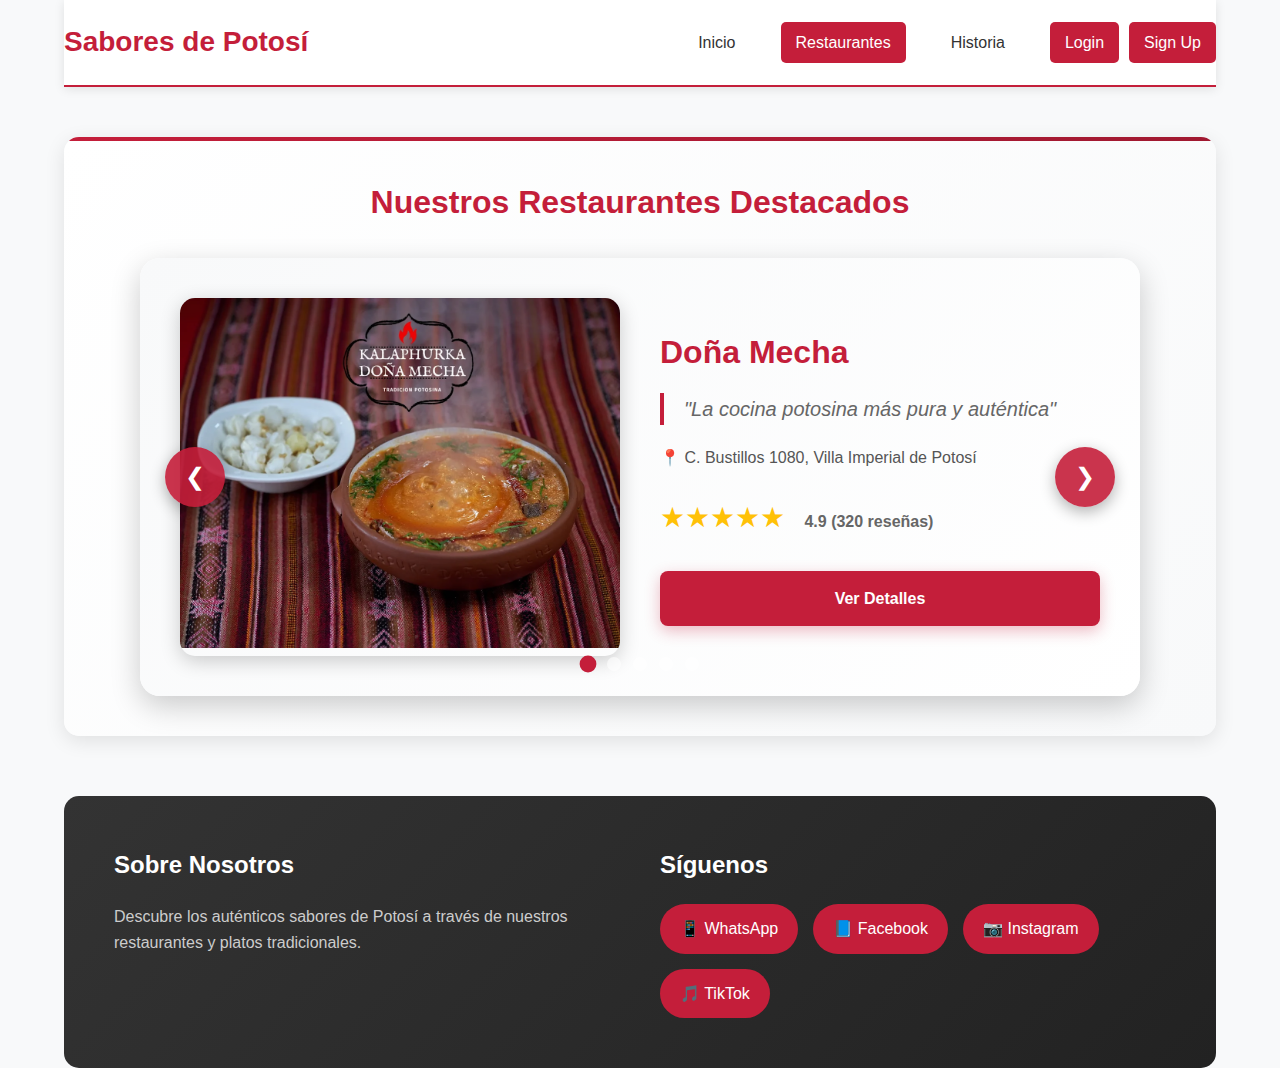
<file: restaurantes.html>
<!DOCTYPE html>
<html lang="es">
<head>
    <meta charset="UTF-8">
    <meta name="viewport" content="width=device-width, initial-scale=1.0">
    <link rel="stylesheet" href="estilos.css">
    <title>Restaurantes - Sabores de Potosí</title>
</head>
<body>
    <div class="contenedor">
        <!-- Header (mismo que index.html) -->
        <header>
            <div class="logo">
                <h1>Sabores de Potosí</h1>
            </div>
            <nav class="menu">
                <a href="index.html">Inicio</a>
                <a href="restaurantes.html" class="active">Restaurantes</a>
                <a href="historia.html">Historia</a>
                <div class="auth-buttons">
                    <a href="#" class="boton-login" onclick="mostrarLogin()">Login</a>
                    <a href="#" class="boton-signup" onclick="mostrarSignup()">Sign Up</a>
                </div>
            </nav>
        </header>

        <!-- Slider de Restaurantes -->
        <section class="slider-restaurantes">
            <h2>Nuestros Restaurantes Destacados</h2>
            <div class="slider-container">
                <div class="slider-wrapper">
                    <!-- Doña Mecha -->
                    <div class="slide-restaurante active" data-id="1">
                        <div class="restaurante-imagen">
                            <img src="img/domecha.jpg" alt="Doña Mecha">
                        </div>
                        <div class="restaurante-info">
                            <h3>Doña Mecha</h3>
                            <p class="slogan">"La cocina potosina más pura y auténtica"</p>
                            <p class="ubicacion">📍 C. Bustillos 1080, Villa Imperial de Potosí</p>
                            <div class="calificacion">
                                <span class="estrellas">★★★★★</span>
                                <span class="puntuacion">4.9 (320 reseñas)</span>
                            </div>
                            <a href="detalle-restaurante.html?id=1" class="btn-ver-detalle">Ver Detalles</a>
                        </div>
                    </div>

                    <!-- Phisqa Warmi -->
                    <div class="slide-restaurante" data-id="2">
                        <div class="restaurante-imagen">
                            <img src="img/phisqa.jpg" alt="Phisqa Warmi">
                        </div>
                        <div class="restaurante-info">
                            <h3>Phisqa Warmi</h3>
                            <p class="slogan">"Sabor ancestral en cada plato"</p>
                            <p class="ubicacion">📍 Sucre 55, Villa Imperial de Potosí</p>
                            <div class="calificacion">
                                <span class="estrellas">★★★★★</span>
                                <span class="puntuacion">4.9 (203 reseñas)</span>
                            </div>
                            <a href="detalle-restaurante.html?id=2" class="btn-ver-detalle">Ver Detalles</a>
                        </div>
                    </div>

                    <!-- Trufa Negra -->
                    <div class="slide-restaurante" data-id="3">
                        <div class="restaurante-imagen">
                            <img src="img/trufanegra.jpg" alt="Trufa Negra">
                        </div>
                        <div class="restaurante-info">
                            <h3>Trufa Negra</h3>
                            <p class="slogan">"Experiencia gastronómica contemporánea"</p>
                            <p class="ubicacion">📍 Sucre, Villa Imperial de Potosí</p>
                            <div class="calificacion">
                                <span class="estrellas">★★★★☆</span>
                                <span class="puntuacion">4.7 (215 reseñas)</span>
                            </div>
                            <a href="detalle-restaurante.html?id=3" class="btn-ver-detalle">Ver Detalles</a>
                        </div>
                    </div>

                    <!-- Tambo Señorial -->
                    <div class="slide-restaurante" data-id="4">
                        <div class="restaurante-imagen">
                            <img src="img/tambose.jpg" alt="Tambo Señorial">
                        </div>
                        <div class="restaurante-info">
                            <h3>Tambo Señorial</h3>
                            <p class="slogan">"Vistas espectaculares y platos tradicionales"</p>
                            <p class="ubicacion">📍 Plaza, Villa Imperial de Potosí</p>
                            <div class="calificacion">
                                <span class="estrellas">★★★★★</span>
                                <span class="puntuacion">4.8 (189 reseñas)</span>
                            </div>
                            <a href="detalle-restaurante.html?id=4" class="btn-ver-detalle">Ver Detalles</a>
                        </div>
                    </div>

                    <!-- La 4060 -->
                    <div class="slide-restaurante" data-id="5">
                        <div class="restaurante-imagen">
                            <img src="img/res4060.jpg" alt="La 4060">
                        </div>
                        <div class="restaurante-info">
                            <h3>La 4060</h3>
                            <p class="slogan">"Cocina potosina auténtica desde 1985"</p>
                            <p class="ubicacion">📍 Calle Hoyos, Plaza, Villa Imperial de Potosí</p>
                            <div class="calificacion">
                                <span class="estrellas">★★★★★</span>
                                <span class="puntuacion">4.8 (125 reseñas)</span>
                            </div>
                            <a href="detalle-restaurante.html?id=5" class="btn-ver-detalle">Ver Detalles</a>
                        </div>
                    </div>
                </div>

                <!-- Controles del Slider -->
                <button class="slider-btn prev" onclick="cambiarSlide(-1)">❮</button>
                <button class="slider-btn next" onclick="cambiarSlide(1)">❯</button>
                
                <!-- Indicadores -->
                <div class="slider-indicadores">
                    <span class="indicador active" data-slide="0"></span>
                    <span class="indicador" data-slide="1"></span>
                    <span class="indicador" data-slide="2"></span>
                    <span class="indicador" data-slide="3"></span>
                    <span class="indicador" data-slide="4"></span>
                </div>
            </div>
        </section>

        <!-- Footer (mismo que index.html) -->
        <footer class="footer">
            <div class="sobre-nosotros">
                <h3>Sobre Nosotros</h3>
                <p>Descubre los auténticos sabores de Potosí a través de nuestros restaurantes y platos tradicionales.</p>
            </div>
            <div class="redes-sociales">
                <h3>Síguenos</h3>
                <div class="iconos-redes">
                    <a href="#">📱 WhatsApp</a>
                    <a href="#">📘 Facebook</a>
                    <a href="#">📷 Instagram</a>
                    <a href="#">🎵 TikTok</a>
                </div>
            </div>
        </footer>
    </div>

    <!-- Modales Login/Signup -->
    <div id="modalLogin" class="modal">
        <div class="modal-contenido">
            <span class="cerrar" onclick="cerrarModal()">&times;</span>
            <h2>Iniciar Sesión</h2>
            <form id="loginForm">
                <div class="input-group">
                    <label for="login-username">Nombre de Usuario</label>
                    <input type="text" id="login-username" placeholder="Ingresa tu nombre de usuario" required>
                </div>
                <div class="input-group">
                    <label for="login-password">Contraseña</label>
                    <input type="password" id="login-password" placeholder="Ingresa tu contraseña" required>
                </div>
                <div class="form-options">
                </div>
                <button type="submit">Ingresar</button>
                <div class="form-footer">
                    <p>¿No tienes cuenta? <a href="#" onclick="cerrarModal(); mostrarSignup()">Regístrate aquí</a></p>
                </div>
            </form>
        </div>
    </div>

    <div id="modalSignup" class="modal">
        <div class="modal-contenido">
            <span class="cerrar" onclick="cerrarModal()">&times;</span>
            <h2>Crear Cuenta</h2>
            <form id="signupForm">
                <div class="input-group">
                    <label for="signup-username">Nombre de Usuario</label>
                    <input type="text" id="signup-username" placeholder="Elige un nombre de usuario" required>
                    <div class="input-feedback"></div>
                </div>
                <div class="input-group">
                    <label for="signup-email">Correo Electrónico</label>
                    <input type="email" id="signup-email" placeholder="tu@correo.com" required>
                    <div class="input-feedback"></div>
                </div>
                <div class="input-group">
                    <label for="signup-password">Contraseña</label>
                    <input type="password" id="signup-password" placeholder="Crea una contraseña segura" required>
                    <div class="password-strength">
                        <div class="strength-bar"></div>
                    </div>
                </div>
                <div class="input-group">
                    <label for="signup-confirm-password">Confirmar Contraseña</label>
                    <input type="password" id="signup-confirm-password" placeholder="Repite tu contraseña" required>
                    <div class="input-feedback"></div>
                </div>
                <div class="form-options">
                </div>
                <button type="submit">Crear Cuenta</button>
                <div class="form-footer">
                    <p>¿Ya tienes cuenta? <a href="#" onclick="cerrarModal(); mostrarLogin()">Inicia sesión aquí</a></p>
                </div>
            </form>
        </div>
    </div>

    <!-- Agregar también la referencia a script.js -->
    <script src="script.js"></script>
    <script src="script-restaurantes.js"></script>
</body>
</html>
</file>
<file: estilos.css>
* {
    margin: 0;
    padding: 0;
    box-sizing: border-box;
}

body {
    font-family: 'Arial', sans-serif;
    background-color: #f8f9fa;
    line-height: 1.6;
}

.contenedor {
    width: 90%;
    max-width: 1200px;
    margin: 0 auto;
}

/* Header */
header {
    display: flex;
    justify-content: space-between;
    align-items: center;
    padding: 20px 0;
    border-bottom: 2px solid #c41e3a;
    background: white;
    box-shadow: 0 2px 10px rgba(0,0,0,0.1);
}

.logo h1 {
    color: #c41e3a;
    font-size: 28px;
    font-weight: bold;
}

.menu {
    display: flex;
    gap: 30px;
    align-items: center;
}

.menu a {
    text-decoration: none;
    color: #333;
    font-weight: 500;
    padding: 8px 15px;
    border-radius: 5px;
    transition: all 0.3s ease;
}

.menu a:hover {
    background-color: #c41e3a;
    color: white;
    transform: translateY(-2px);
}

.menu a.active {
    background-color: #c41e3a;
    color: white !important;
}

.auth-buttons {
    display: flex;
    gap: 10px;
}

.boton-login, .boton-signup {
    background-color: #c41e3a;
    color: white !important;
    border: none;
    padding: 10px 20px;
    border-radius: 5px;
    transition: all 0.3s ease;
}

.boton-login:hover, .boton-signup:hover {
    background-color: #a01830;
    transform: translateY(-2px);
}

/* Buscador */
.buscador {
    margin: 40px 0;
    text-align: center;
}

.barra-busqueda {
    display: flex;
    max-width: 600px;
    margin: 0 auto;
    box-shadow: 0 5px 15px rgba(0,0,0,0.1);
    border-radius: 50px;
    overflow: hidden;
}

.barra-busqueda input {
    flex: 1;
    padding: 15px 20px;
    border: 2px solid #c41e3a;
    border-right: none;
    font-size: 16px;
    outline: none;
}

.barra-busqueda button {
    background-color: #c41e3a;
    color: white;
    border: none;
    padding: 15px 25px;
    cursor: pointer;
    font-size: 18px;
    transition: background-color 0.3s;
}

.barra-busqueda button:hover {
    background-color: #a01830;
}

/* Secciones Base */
section {
    margin: 50px 0;
    padding: 40px;
    background-color: white;
    border-radius: 15px;
    box-shadow: 0 5px 20px rgba(0,0,0,0.1);
    position: relative;
    overflow: hidden;
}

section::before {
    content: '';
    position: absolute;
    top: 0;
    left: 0;
    right: 0;
    height: 4px;
    background: linear-gradient(90deg, #c41e3a, #a01830);
}

section h2 {
    color: #c41e3a;
    margin-bottom: 30px;
    text-align: center;
    font-size: 32px;
    font-weight: bold;
}

/* Agregar al final de estilos.css */
.destacado.mes-4060 {
    background: linear-gradient(rgba(0,0,0,0.6), rgba(0,0,0,0.6)), url('img/res4060.jpg') center/cover no-repeat !important;
}

.destacado.mes-4060 h2 {
    color: white !important;
}

.destacado.mes-4060 .info-restaurante h3 {
    color: white !important;
}

.destacado.mes-4060 .slogan {
    color: #f0f0f0 !important;
}

.destacado.mes-4060 .info-restaurante p {
    color: #e0e0e0 !important;
}

.platos-destacados.transparente {
    background: rgba(255,255,255,0.9) !important;
    padding: 20px !important;
    border-radius: 10px !important;
}

/* Carruseles Mejorados */
.carrusel {
    display: flex;
    gap: 25px;
    overflow-x: auto;
    padding: 25px 10px;
    scrollbar-width: thin;
    scrollbar-color: #c41e3a #f1f1f1;
}

.carrusel::-webkit-scrollbar {
    height: 8px;
}

.carrusel::-webkit-scrollbar-track {
    background: #f1f1f1;
    border-radius: 10px;
}

.carrusel::-webkit-scrollbar-thumb {
    background: #c41e3a;
    border-radius: 10px;
}

.slide {
    min-width: 250px;
    text-align: center;
    background: white;
    padding: 20px;
    border-radius: 10px;
    box-shadow: 0 3px 15px rgba(0,0,0,0.1);
    transition: transform 0.3s ease;
}

.slide:hover {
    transform: translateY(-5px);
}

.slide img {
    width: 100%;
    height: 180px;
    object-fit: cover;
    border-radius: 8px;
    margin-bottom: 15px;
}

.slide p {
    font-weight: bold;
    color: #333;
    font-size: 16px;
}

/* Chefs Mejorados */
.grid-chefs {
    display: grid;
    grid-template-columns: repeat(auto-fit, minmax(250px, 1fr));
    gap: 30px;
}

.chef {
    text-align: center;
    background: white;
    padding: 25px;
    border-radius: 15px;
    box-shadow: 0 5px 20px rgba(0,0,0,0.1);
    transition: transform 0.3s ease;
    position: relative;
    overflow: hidden;
}

.chef::before {
    content: '';
    position: absolute;
    top: 0;
    left: -100%;
    width: 100%;
    height: 100%;
    background: linear-gradient(90deg, transparent, rgba(196, 30, 58, 0.1), transparent);
    transition: left 0.5s;
}

.chef:hover::before {
    left: 100%;
}

.chef:hover {
    transform: translateY(-10px);
}

.chef img {
    width: 150px;
    height: 150px;
    border-radius: 50%;
    object-fit: cover;
    margin-bottom: 20px;
    border: 3px solid #c41e3a;
    box-shadow: 0 5px 15px rgba(0,0,0,0.2);
}

.chef h4 {
    color: #333;
    margin-bottom: 10px;
    font-size: 18px;
}

.chef p {
    color: #666;
    font-size: 14px;
}

/* Footer Mejorado */
.footer {
    background: linear-gradient(135deg, #333 0%, #222 100%);
    color: white;
    padding: 50px;
    border-radius: 15px;
    display: grid;
    grid-template-columns: 1fr 1fr;
    gap: 40px;
    margin-top: 60px;
}

.sobre-nosotros h3,
.redes-sociales h3 {
    color: white;
    margin-bottom: 20px;
    font-size: 24px;
}

.sobre-nosotros p {
    color: #ccc;
    line-height: 1.6;
}

.iconos-redes {
    display: flex;
    gap: 15px;
    flex-wrap: wrap;
}

.iconos-redes a {
    color: white;
    text-decoration: none;
    padding: 12px 20px;
    background-color: #c41e3a;
    border-radius: 25px;
    transition: all 0.3s ease;
    display: flex;
    align-items: center;
    gap: 8px;
}

.iconos-redes a:hover {
    background-color: #a01830;
    transform: translateY(-3px);
    box-shadow: 0 5px 15px rgba(196, 30, 58, 0.4);
}

/* Modales Mejorados */
.modal {
    display: none;
    position:fixed;
    z-index: 1000;
    left: 0;
    top: 0;
    width: 100%;
    height: 100%;
    background-color: rgba(0,0,0,0.5);
    backdrop-filter: blur(3px);
}

.modal-contenido {
    background-color: white;
    margin: 5% auto;
    padding: 40px;
    border-radius: 15px;
    width: 90%;
    max-width: 450px;
    position:center;
    box-shadow: 0 20px 40px rgba(0,0,0,0.3);
    animation: modalAppear 0.3s ease;
}

@keyframes modalAppear {
    from {
        opacity: 0;
        transform: translateY(-50px);
    }
    to {
        opacity: 1;
        transform: translateY(0);
    }
}

.cerrar {
    position: absolute;
    right: 20px;
    top: 15px;
    font-size: 28px;
    cursor: pointer;
    color: #666;
    transition: color 0.3s;
}

.cerrar:hover {
    color: #c41e3a;
}

.modal h2 {
    color: #c41e3a;
    margin-bottom: 25px;
    text-align: center;
}

.modal input {
    width: 100%;
    padding: 15px;
    margin: 12px 0;
    border: 2px solid #e9ecef;
    border-radius: 8px;
    font-size: 16px;
    transition: border-color 0.3s;
}

.modal input:focus {
    border-color: #c41e3a;
    outline: none;
}

.modal button {
    width: 100%;
    padding: 15px;
    background-color: #c41e3a;
    color: white;
    border: none;
    border-radius: 8px;
    cursor: pointer;
    margin-top: 15px;
    font-size: 16px;
    font-weight: bold;
    transition: background-color 0.3s;
}

.modal button:hover {
    background-color: #a01830;
}

/* ========== ESTILOS PARA HISTORIA ========== */

/* Grid de Historia */
.grid-historia {
    display: grid;
    grid-template-columns: repeat(auto-fit, minmax(350px, 1fr));
    gap: 30px;
    margin-top: 30px;
}

.card-historia {
    background: white;
    border-radius: 15px;
    overflow: hidden;
    box-shadow: 0 5px 20px rgba(0,0,0,0.1);
    transition: all 0.3s ease;
    cursor: pointer;
    position: relative;
}

.card-historia:hover {
    transform: translateY(-10px);
    box-shadow: 0 15px 35px rgba(0,0,0,0.15);
}

.card-historia img {
    width: 100%;
    height: 200px;
    object-fit: cover;
    transition: transform 0.3s ease;
}

.card-historia:hover img {
    transform: scale(1.05);
}

.card-content {
    padding: 25px;
}

.card-historia h3 {
    color: #c41e3a;
    font-size: 22px;
    margin-bottom: 10px;
}

.fecha-fundacion {
    color: #666;
    font-style: italic;
    margin-bottom: 15px;
    font-size: 14px;
}

.descripcion-corta {
    color: #555;
    line-height: 1.6;
    margin-bottom: 20px;
}

.card-footer {
    display: flex;
    justify-content: space-between;
    align-items: center;
}

.badge {
    background-color: #c41e3a;
    color: white;
    padding: 5px 12px;
    border-radius: 20px;
    font-size: 12px;
    font-weight: bold;
}

.btn-ver-mas {
    background-color: #c41e3a;
    color: white;
    padding: 8px 16px;
    text-decoration: none;
    border-radius: 5px;
    font-size: 14px;
    transition: all 0.3s ease;
}

.btn-ver-mas:hover {
    background-color: #a01830;
    transform: translateY(-2px);
}

/* Personajes Importantes */
.grid-personajes {
    display: grid;
    grid-template-columns: repeat(auto-fit, minmax(300px, 1fr));
    gap: 25px;
    margin-top: 30px;
}

.card-personaje {
    background: white;
    border-radius: 15px;
    overflow: hidden;
    box-shadow: 0 5px 20px rgba(0,0,0,0.1);
    transition: all 0.3s ease;
    position: relative;
}

.card-personaje:hover {
    transform: translateY(-10px);
}

.card-personaje img {
    width: 100%;
    height: 250px;
    object-fit: cover;
    transition: transform 0.3s ease;
}

.card-personaje:hover img {
    transform: scale(1.05);
}

.card-personaje h3 {
    color: #c41e3a;
    font-size: 20px;
    margin-bottom: 8px;
}

.cargo {
    color: #666;
    font-weight: bold;
    margin-bottom: 12px;
    font-size: 14px;
}

.descripcion {
    color: #555;
    line-height: 1.6;
    margin-bottom: 20px;
    font-size: 14px;
}

.restaurante {
    background-color: #f8f9fa;
    color: #333;
    padding: 5px 12px;
    border-radius: 20px;
    font-size: 12px;
    font-weight: bold;
}

.btn-ver-restaurante {
    background-color: #28a745;
    color: white;
    padding: 8px 16px;
    text-decoration: none;
    border-radius: 5px;
    font-size: 14px;
    transition: all 0.3s ease;
}

.btn-ver-restaurante:hover {
    background-color: #218838;
    transform: translateY(-2px);
}

/* Historia de Platos */
.grid-platos-historia {
    display: grid;
    grid-template-columns: repeat(auto-fit, minmax(320px, 1fr));
    gap: 25px;
    margin-top: 30px;
}

.card-plato {
    background: white;
    border-radius: 15px;
    overflow: hidden;
    box-shadow: 0 5px 20px rgba(0,0,0,0.1);
    transition: all 0.3s ease;
    position: relative;
}

.card-plato:hover {
    transform: translateY(-10px);
}

.card-plato img {
    width: 100%;
    height: 200px;
    object-fit: cover;
    transition: transform 0.3s ease;
}

.card-plato:hover img {
    transform: scale(1.05);
}

.card-plato h3 {
    color: #c41e3a;
    font-size: 20px;
    margin-bottom: 8px;
}

.origen {
    color: #666;
    font-style: italic;
    margin-bottom: 12px;
    font-size: 14px;
}

.descripcion-plato {
    color: #555;
    line-height: 1.6;
    margin-bottom: 20px;
    font-size: 14px;
}

.restaurantes-ofrecen h4 {
    color: #333;
    margin-bottom: 10px;
    font-size: 16px;
}

.lista-restaurantes {
    display: flex;
    flex-direction: column;
    gap: 8px;
}

.restaurante-link {
    background-color: #f8f9fa;
    color: #c41e3a;
    padding: 8px 12px;
    text-decoration: none;
    border-radius: 5px;
    font-size: 14px;
    transition: all 0.3s ease;
    border: 1px solid #e9ecef;
}

.restaurante-link:hover {
    background-color: #c41e3a;
    color: white;
    transform: translateX(5px);
}

/* ========== ESTILOS PARA RESTAURANTES ========== */

/* Slider de Restaurantes */
.slider-restaurantes {
    background: linear-gradient(135deg, #ffffff 0%, #f8f9fa 100%);
}

.slider-container {
    position: relative;
    max-width: 1000px;
    margin: 0 auto;
    overflow: hidden;
    border-radius: 20px;
    box-shadow: 0 10px 30px rgba(0,0,0,0.2);
}

.slider-wrapper {
    display: flex;
    transition: transform 0.5s ease-in-out;
}

.slide-restaurante {
    min-width: 100%;
    display: none;
}

.slide-restaurante.active {
    display: flex;
    gap: 40px;
    padding: 40px;
    background: linear-gradient(135deg, #f8f9fa 0%, #ffffff 100%);
}

.restaurante-imagen {
    flex: 1;
    border-radius: 15px;
    overflow: hidden;
    box-shadow: 0 5px 20px rgba(0,0,0,0.2);
}

.restaurante-imagen img {
    width: 100%;
    height: 350px;
    object-fit: cover;
    transition: transform 0.3s ease;
}

.restaurante-imagen:hover img {
    transform: scale(1.05);
}

.restaurante-info {
    flex: 1;
    display: flex;
    flex-direction: column;
    justify-content: center;
}

.restaurante-info h3 {
    color: #c41e3a;
    font-size: 32px;
    margin-bottom: 15px;
}

.slogan {
    font-style: italic;
    color: #666;
    font-size: 20px;
    margin-bottom: 20px;
    border-left: 4px solid #c41e3a;
    padding-left: 20px;
}

.ubicacion {
    color: #555;
    margin-bottom: 25px;
    font-size: 16px;
}

.calificacion {
    margin-bottom: 30px;
}

.estrellas {
    color: #ffc107;
    font-size: 28px;
    margin-right: 15px;
}

.puntuacion {
    color: #666;
    font-weight: bold;
    font-size: 16px;
}

.btn-ver-detalle {
    display: inline-block;
    background-color: #c41e3a;
    color: white;
    padding: 15px 35px;
    text-decoration: none;
    border-radius: 8px;
    font-weight: bold;
    text-align: center;
    transition: all 0.3s ease;
    border: none;
    cursor: pointer;
    font-size: 16px;
    box-shadow: 0 5px 15px rgba(196, 30, 58, 0.3);
}

.btn-ver-detalle:hover {
    background-color: #a01830;
    transform: translateY(-3px);
    box-shadow: 0 8px 20px rgba(196, 30, 58, 0.4);
}

/* Controles del Slider */
.slider-btn {
    position: absolute;
    top: 50%;
    transform: translateY(-50%);
    background-color: rgba(196, 30, 58, 0.9);
    color: white;
    border: none;
    padding: 18px;
    cursor: pointer;
    font-size: 24px;
    border-radius: 50%;
    width: 60px;
    height: 60px;
    display: flex;
    align-items: center;
    justify-content: center;
    transition: all 0.3s ease;
    box-shadow: 0 5px 15px rgba(0,0,0,0.3);
}

.slider-btn:hover {
    background-color: #c41e3a;
    transform: translateY(-50%) scale(1.1);
}

.slider-btn.prev {
    left: 25px;
}

.slider-btn.next {
    right: 25px;
}

/* Indicadores */
.slider-indicadores {
    position: absolute;
    bottom: 25px;
    left: 50%;
    transform: translateX(-50%);
    display: flex;
    gap: 12px;
}

.indicador {
    width: 14px;
    height: 14px;
    border-radius: 50%;
    background-color: rgba(255, 255, 255, 0.6);
    cursor: pointer;
    transition: all 0.3s ease;
}

.indicador.active {
    background-color: #c41e3a;
    transform: scale(1.2);
}

/* ========== ESTILOS PARA DETALLE RESTAURANTE ========== */

.detalle-restaurante {
    background: linear-gradient(135deg, #ffffff 0%, #f8f9fa 100%);
}

.restaurante-header {
    position: relative;
    margin-bottom: 40px;
    border-radius: 15px;
    overflow: hidden;
    box-shadow: 0 10px 30px rgba(0,0,0,0.2);
}

.restaurante-portada img {
    width: 100%;
    height: 400px;
    object-fit: cover;
}

.restaurante-titulo {
    position: absolute;
    bottom: 0;
    left: 0;
    right: 0;
    background: linear-gradient(transparent, rgba(0,0,0,0.8));
    color: white;
    padding: 40px;
    border-radius: 0 0 15px 15px;
}

.restaurante-titulo h2 {
    color: white;
    font-size: 42px;
    margin-bottom: 15px;
    text-shadow: 2px 2px 4px rgba(0,0,0,0.5);
}

.restaurante-titulo .slogan {
    color: #f0f0f0;
    font-size: 22px;
    margin-bottom: 20px;
}

.calificacion-detalle .estrellas {
    font-size: 32px;
    text-shadow: 1px 1px 2px rgba(0,0,0,0.5);
}

.restaurante-contenido {
    display: grid;
    grid-template-columns: 1fr 2fr;
    gap: 40px;
    margin-bottom: 40px;
}

.info-basica {
    background: white;
    padding: 30px;
    border-radius: 15px;
    height: fit-content;
    box-shadow: 0 5px 20px rgba(0,0,0,0.1);
}

.info-item {
    margin-bottom: 30px;
    padding-bottom: 20px;
    border-bottom: 1px solid #eee;
}

.info-item:last-child {
    border-bottom: none;
    margin-bottom: 0;
}

.info-item h4 {
    color: #c41e3a;
    margin-bottom: 12px;
    font-size: 18px;
}

.historia-restaurante h3,
.platos-destacados h3 {
    color: #c41e3a;
    margin-bottom: 25px;
    font-size: 28px;
}

.historia-restaurante p {
    line-height: 1.8;
    color: #555;
    font-size: 16px;
}

.grid-platos {
    display: grid;
    grid-template-columns: repeat(auto-fit, minmax(220px, 1fr));
    gap: 25px;
    margin-top: 25px;
}

.plato-card {
    text-align: center;
    background: white;
    padding: 20px;
    border-radius: 12px;
    box-shadow: 0 5px 20px rgba(0,0,0,0.1);
    transition: all 0.3s ease;
    position: relative;
}

.plato-card:hover {
    transform: translateY(-8px);
    box-shadow: 0 10px 25px rgba(0,0,0,0.15);
}

.plato-card img {
    width: 100%;
    height: 140px;
    object-fit: cover;
    border-radius: 8px;
    margin-bottom: 15px;
}

.plato-card h4 {
    color: #333;
    margin-bottom: 10px;
    font-size: 16px;
}

.precio {
    color: #c41e3a;
    font-weight: bold;
    font-size: 20px;
}

.acciones {
    display: flex;
    justify-content: space-between;
    align-items: center;
    padding-top: 40px;
    border-top: 2px solid #eee;
}

.btn-volver {
    background-color: #6c757d;
    color: white;
    padding: 15px 30px;
    text-decoration: none;
    border-radius: 8px;
    font-weight: bold;
    transition: all 0.3s ease;
    box-shadow: 0 5px 15px rgba(108, 117, 125, 0.3);
}

.btn-volver:hover {
    background-color: #545b62;
    transform: translateY(-3px);
}

.btn-reservar {
    background-color: #28a745;
    color: white;
    border: none;
    padding: 15px 30px;
    border-radius: 8px;
    font-weight: bold;
    cursor: pointer;
    transition: all 0.3s ease;
    box-shadow: 0 5px 15px rgba(40, 167, 69, 0.3);
    font-size: 16px;
}

.btn-reservar:hover {
    background-color: #218838;
    transform: translateY(-3px);
    box-shadow: 0 8px 20px rgba(40, 167, 69, 0.4);
}

/* Responsive */
@media (max-width: 768px) {
    .contenedor {
        width: 95%;
    }
    
    header {
        flex-direction: column;
        gap: 20px;
        text-align: center;
    }
    
    .menu {
        flex-direction: column;
        gap: 15px;
    }
    
    .restaurante-destacado {
        grid-template-columns: 1fr;
    }
    
    .slide-restaurante.active {
        flex-direction: column;
        padding: 25px;
    }
    
    .restaurante-contenido {
        grid-template-columns: 1fr;
    }
    
    .grid-historia,
    .grid-personajes,
    .grid-platos-historia {
        grid-template-columns: 1fr;
    }
    
    .footer {
        grid-template-columns: 1fr;
        text-align: center;
    }
    
    .acciones {
        flex-direction: column;
        gap: 15px;
    }
    
    .slider-btn {
        width: 50px;
        height: 50px;
        padding: 12px;
        font-size: 20px;
    }
}

/* Estilos para slides clickeables */
.slide-link {
    display: block;
    text-decoration: none;
    color: inherit;
    transition: all 0.3s ease;
}

.slide-link:hover {
    transform: translateY(-5px);
}

.slide-link img {
    width: 100%;
    height: 180px;
    object-fit: cover;
    border-radius: 8px;
    margin-bottom: 15px;
    transition: transform 0.3s ease;
}

.slide-link:hover img {
    transform: scale(1.05);
}

.slide-link p {
    font-weight: bold;
    color: #333;
    font-size: 16px;
    margin: 0;
    transition: color 0.3s ease;
}

.slide-link:hover p {
    color: #c41e3a;
}

/* Efecto de overlay en hover */
.slide {
    position: relative;
    overflow: hidden;
}



.slide:hover::after {
    opacity: 1;
    transform: translate(-50%, -50%) scale(1);
}

.slide:hover .slide-link img {
    filter: brightness(0.7);
}
/* ========== SLIDER PARA PLATOS DESTACADOS ========== */

.platos-destacados {
    position: relative;
    overflow: hidden;
}

.platos-slider-container {
    position: relative;
    max-width: 100%;
    margin: 0 auto;
    overflow: hidden;
}

.platos-slider-wrapper {
    display: flex;
    transition: transform 0.5s ease-in-out;
    gap: 25px;
    padding: 10px 0;
}

.plato-slide {
    min-width: 280px;
    flex-shrink: 0;
    text-align: center;
    background: white;
    padding: 20px;
    border-radius: 12px;
    box-shadow: 0 5px 20px rgba(0,0,0,0.1);
    transition: all 0.3s ease;
    position: relative;
}

.plato-slide:hover {
    transform: translateY(-8px);
    box-shadow: 0 10px 25px rgba(0,0,0,0.15);
}

.plato-slide img {
    width: 100%;
    height: 160px;
    object-fit: cover;
    border-radius: 8px;
    margin-bottom: 15px;
    transition: transform 0.3s ease;
}

.plato-slide:hover img {
    transform: scale(1.05);
}

.plato-slide h4 {
    color: #333;
    margin-bottom: 10px;
    font-size: 16px;
    font-weight: 600;
}

.plato-precio {
    color: #c41e3a;
    font-weight: bold;
    font-size: 18px;
}

/* Controles del slider de platos */
.platos-slider-btn {
    position: absolute;
    top: 50%;
    transform: translateY(-50%);
    background-color: rgba(196, 30, 58, 0.9);
    color: white;
    border: none;
    padding: 15px;
    cursor: pointer;
    font-size: 20px;
    border-radius: 50%;
    width: 50px;
    height: 50px;
    display: flex;
    align-items: center;
    justify-content: center;
    transition: all 0.3s ease;
    box-shadow: 0 5px 15px rgba(0,0,0,0.3);
    z-index: 10;
}

.platos-slider-btn:hover {
    background-color: #c41e3a;
    transform: translateY(-50%) scale(1.1);
}

.platos-slider-btn.prev {
    left: 10px;
}

.platos-slider-btn.next {
    right: 10px;
}

/* Indicadores del slider de platos */
.platos-slider-indicadores {
    display: flex;
    justify-content: center;
    gap: 10px;
    margin-top: 25px;
}

.plato-indicador {
    width: 10px;
    height: 10px;
    border-radius: 50%;
    background-color: #e9ecef;
    cursor: pointer;
    transition: all 0.3s ease;
}

.plato-indicador.active {
    background-color: #c41e3a;
    transform: scale(1.2);
}

/* Efecto de desvanecimiento en los bordes */
.platos-slider-container::before,
.platos-slider-container::after {
    content: '';
    position: absolute;
    top: 0;
    bottom: 0;
    width: 50px;
    z-index: 5;
    pointer-events: none;
}

.platos-slider-container::before {
    left: 0;
    background: linear-gradient(90deg, rgba(248,249,250,0.9) 0%, transparent 100%);
}

.platos-slider-container::after {
    right: 0;
    background: linear-gradient(270deg, rgba(248,249,250,0.9) 0%, transparent 100%);
}





/* Efectos de hover mejorados para todas las cards */
.card-historia::before,
.card-personaje::before,
.card-plato::before,
.chef::before,
.plato-card::before {
    content: '';
    position: absolute;
    top: 0;
    left: -100%;
    width: 100%;
    height: 100%;
    background: linear-gradient(90deg, transparent, rgba(196, 30, 58, 0.1), transparent);
    transition: left 0.5s;
}

.card-historia:hover::before,
.card-personaje:hover::before,
.card-plato:hover::before,
.chef:hover::before,
.plato-card:hover::before {
    left: 100%;
}

/* ESTILOS PARA CHEFS EN COLUMNAS */

.chefs-columnas {
    display: grid;
    grid-template-columns: repeat(3, 1fr);
    gap: 30px;
    margin-top: 30px;
}

.columna-chef {
    background: white;
    border-radius: 15px;
    overflow: hidden;
    box-shadow: 0 5px 20px rgba(0,0,0,0.1);
    transition: all 0.3s ease;
    display: flex;
    flex-direction: column;
}

.columna-chef:hover {
    transform: translateY(-10px);
    box-shadow: 0 15px 30px rgba(0,0,0,0.15);
}

.chef-header {
    padding: 25px;
    text-align: center;
    border-bottom: 2px solid #f0f0f0;
    background: linear-gradient(135deg, #f8f9fa 0%, #ffffff 100%);
}

.chef-header img {
    width: 150px;
    height: 150px;
    border-radius: 50%;
    object-fit: cover;
    margin-bottom: 20px;
    border: 4px solid #c41e3a;
    box-shadow: 0 5px 15px rgba(0,0,0,0.2);
}

.chef-titulo h3 {
    color: #c41e3a;
    font-size: 22px;
    margin-bottom: 8px;
}

.chef-titulo .cargo {
    color: #666;
    font-weight: 500;
    font-size: 16px;
    margin-bottom: 15px;
}

.premios {
    margin-top: 10px;
}

.badge-premio {
    display: inline-block;
    background-color: #ffc107;
    color: #333;
    padding: 6px 12px;
    border-radius: 20px;
    font-size: 12px;
    font-weight: bold;
    box-shadow: 0 3px 10px rgba(255, 193, 7, 0.3);
}

.chef-historia {
    padding: 25px;
    flex-grow: 1;
    display: flex;
    flex-direction: column;
}

.chef-historia h4 {
    color: #333;
    font-size: 18px;
    margin-bottom: 20px;
    padding-bottom: 10px;
    border-bottom: 1px solid #eee;
}

.chef-historia p {
    color: #555;
    line-height: 1.6;
    margin-bottom: 15px;
    text-align: justify;
    font-size: 14px;
}

.chef-historia strong {
    color: #333;
}

.chef-historia ul {
    margin: 15px 0;
    padding-left: 20px;
}

.chef-historia li {
    color: #555;
    margin-bottom: 8px;
    line-height: 1.5;
    font-size: 14px;
}

.platos-destacados {
    background: #f8f9fa;
    padding: 15px;
    border-radius: 8px;
    margin: 15px 0;
}

.experiencia-internacional {
    background: #e8f4fd;
    padding: 15px;
    border-radius: 8px;
    margin: 15px 0;
}

.reconocimientos {
    display: flex;
    flex-direction: column;
    gap: 10px;
    margin: 15px 0;
}

.reconocimiento {
    background: #e7f7ed;
    color: #155724;
    padding: 8px 12px;
    border-radius: 5px;
    font-size: 13px;
    font-weight: 500;
}

.datos-clave {
    display: grid;
    grid-template-columns: repeat(3, 1fr);
    gap: 10px;
    margin-top: 20px;
    padding-top: 20px;
    border-top: 1px solid #eee;
}

.dato {
    text-align: center;
    padding: 10px;
    background: #f8f9fa;
    border-radius: 8px;
    font-size: 13px;
}

.dato strong {
    display: block;
    color: #c41e3a;
    margin-bottom: 5px;
    font-size: 12px;
}

/* Responsive para chefs en columnas */
@media (max-width: 1024px) {
    .chefs-columnas {
        grid-template-columns: repeat(2, 1fr);
    }
}

@media (max-width: 768px) {
    .chefs-columnas {
        grid-template-columns: 1fr;
    }
    
    .datos-clave {
        grid-template-columns: repeat(3, 1fr);
    }
}

@media (max-width: 480px) {
    .datos-clave {
        grid-template-columns: 1fr;
        gap: 15px;
    }
    
    .chef-header {
        padding: 20px;
    }
    
    .chef-historia {
        padding: 20px;
    }
}
</file>
